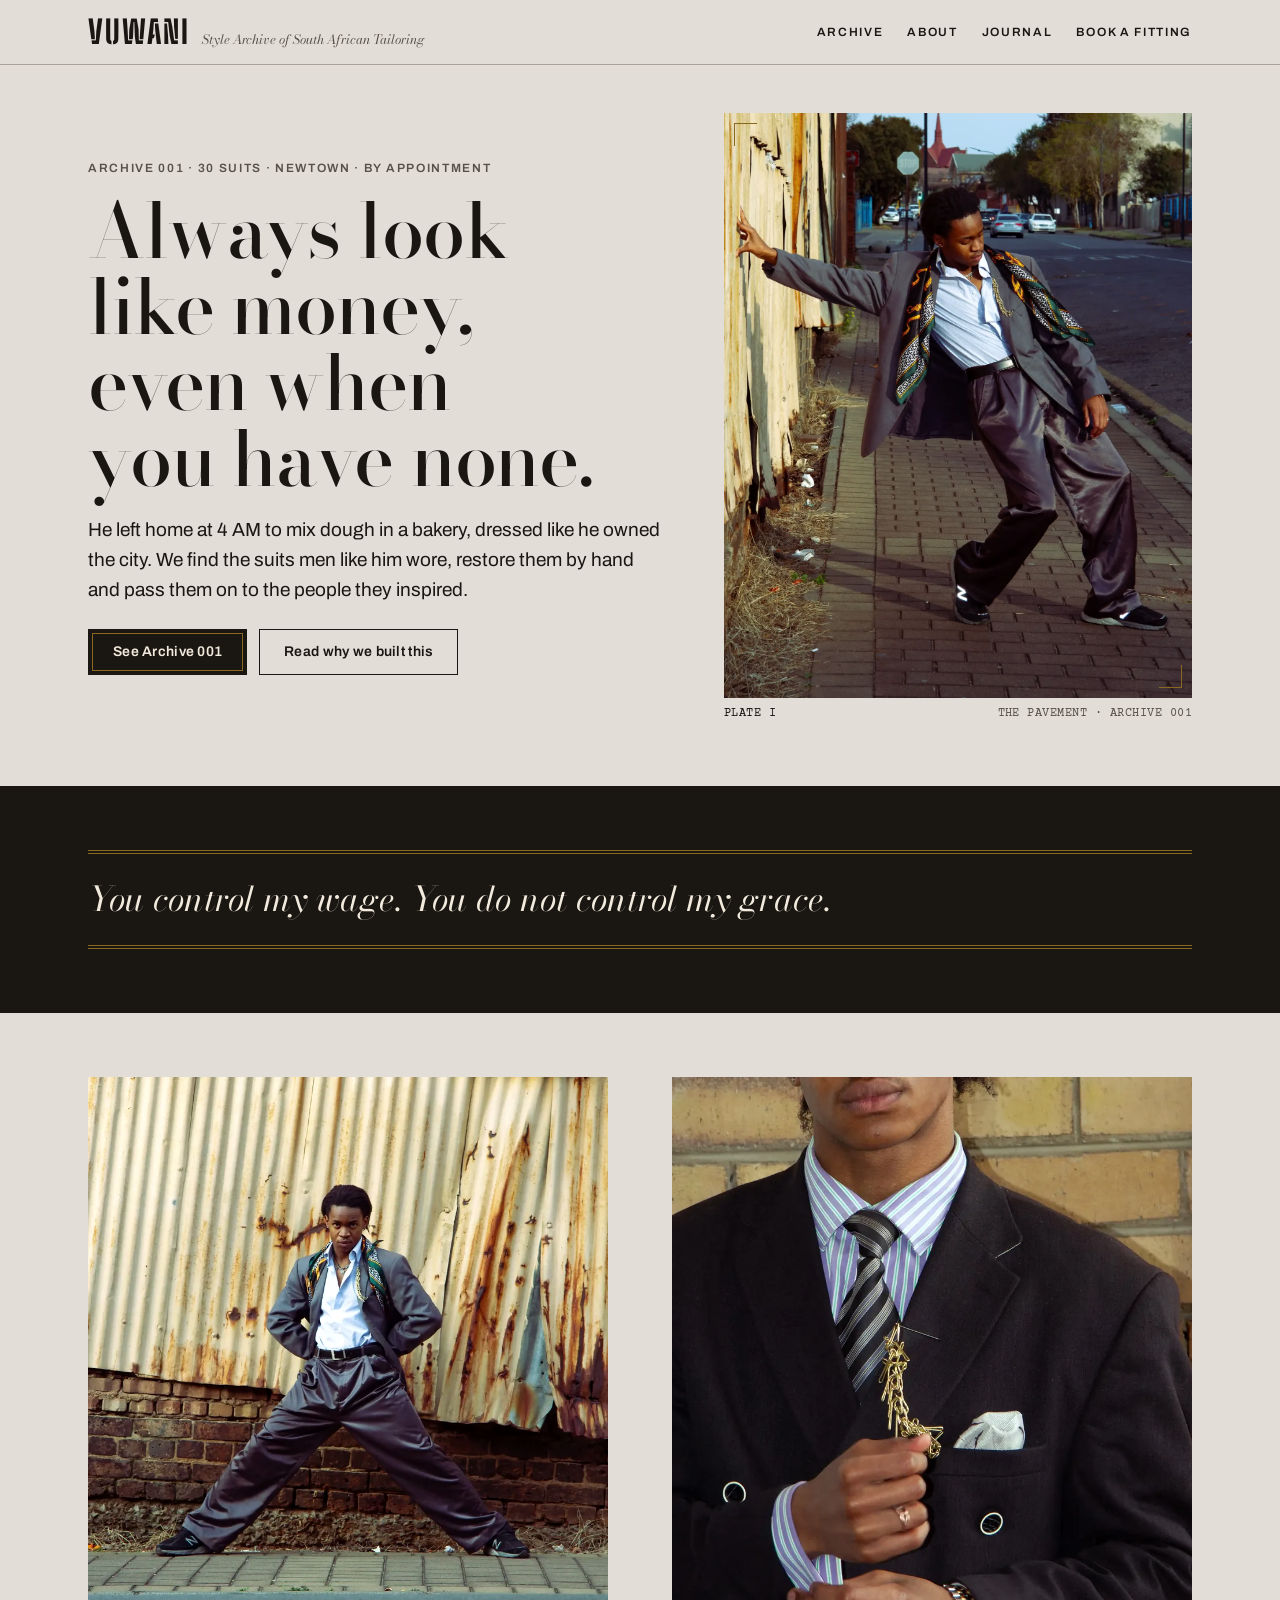
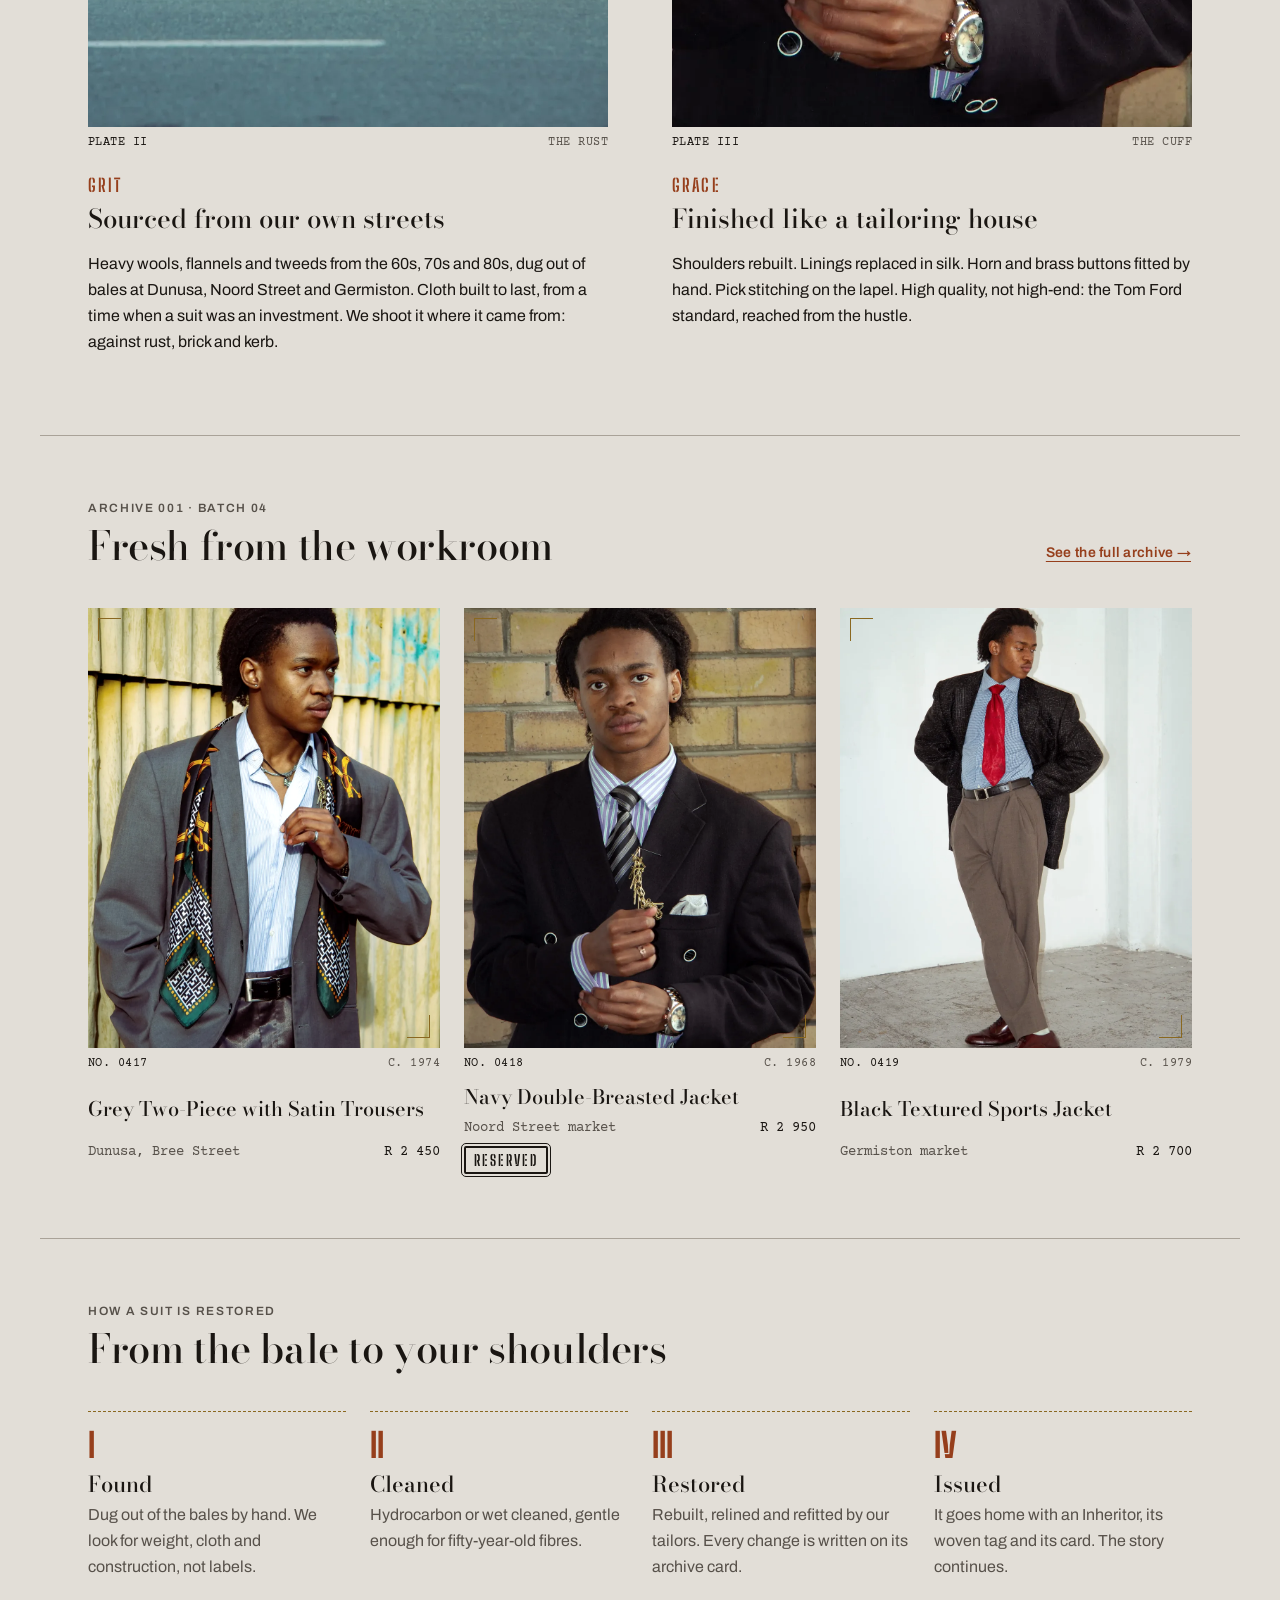
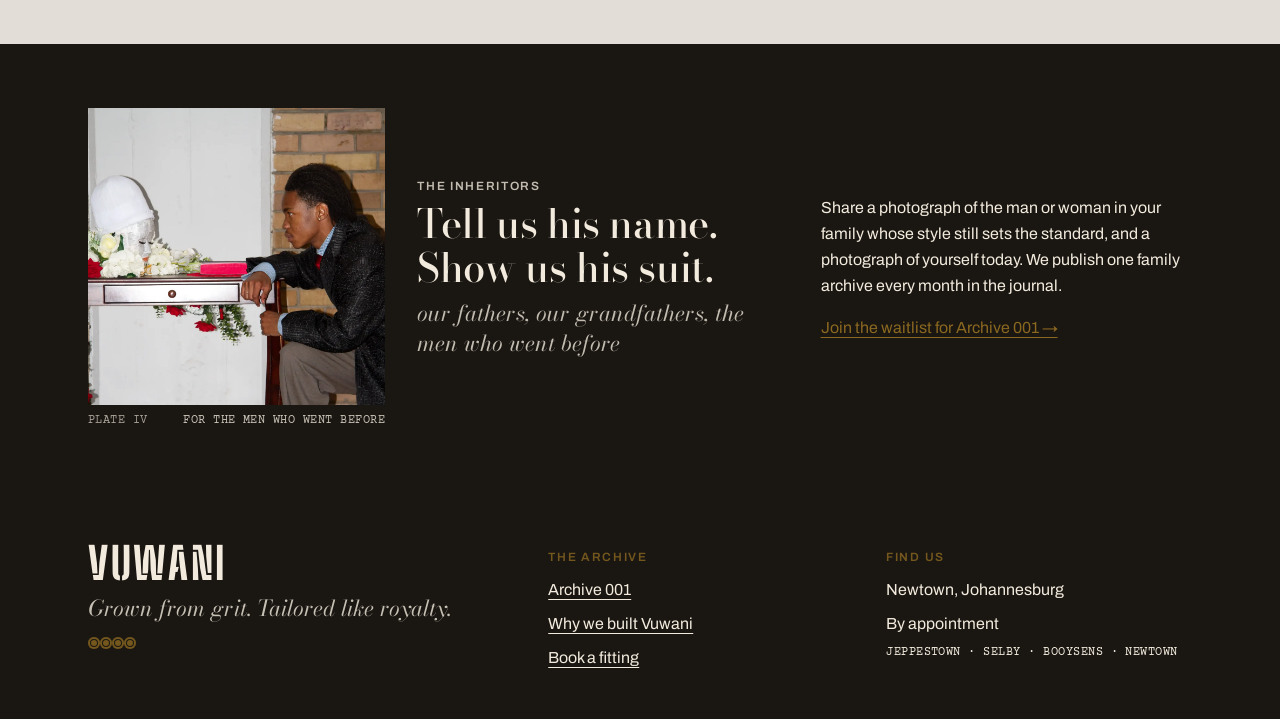
<file: index.html>
<!doctype html>
<html lang="en-ZA">
<head>
<meta charset="utf-8">
<meta name="viewport" content="width=device-width, initial-scale=1, viewport-fit=cover">
<title>Vuwani · Style Archive of South African Tailoring</title>
<meta name="description" content="Restored South African tailoring from the 60s, 70s and 80s. Always look like money, even when you have none.">
<link rel="preconnect" href="https://fonts.googleapis.com">
<link rel="preconnect" href="https://fonts.gstatic.com" crossorigin>
<link rel="stylesheet" href="https://fonts.googleapis.com/css2?family=Archivo:wght@400;500;600&family=Big+Shoulders+Stencil+Display:wght@700;800&family=Bodoni+Moda:ital,opsz,wght@0,6..96,400..700;1,6..96,400..700&family=Courier+Prime:ital,wght@0,400;0,700;1,400&display=swap">
<link rel="stylesheet" href="brand/tokens.css">
<link rel="stylesheet" href="brand/components.css">
<link rel="stylesheet" href="assets/css/site.css">
<link rel="icon" href="brand/logos/vuwani-wordmark-coal-transparent.png">
</head>
<body>
<header class="site-head">
  <div class="wrap">
    <a class="brand-link" href="index.html"><b>VUWANI</b><span>Style Archive of South African Tailoring</span></a>
    <nav class="site-nav" aria-label="Main"><a href="archive.html">Archive</a><a href="about.html">About</a><a href="https://substack.com">Journal</a><a href="about.html#fitting">Book a fitting</a></nav>
  </div>
</header>
<main>
  <section class="wrap hero">
    <div>
      <p class="eyebrow">Archive 001 · 30 suits · Newtown · by appointment</p>
      <h1 class="hero-line">Always look like money, even when you have none.</h1>
      <p class="lead">He left home at 4 AM to mix dough in a bakery, dressed like he owned the city. We find the suits men like him wore, restore them by hand and pass them on to the people they inspired.</p>
      <div class="hero-actions">
        <a class="vw-btn vw-btn-primary" href="archive.html">See Archive 001</a>
        <a class="vw-btn" href="about.html">Read why we built this</a>
      </div>
    </div>
    <figure class="vw-plate" style="width:100%">
      <div class="vw-plate-frame vw-plate-bracket photo"><img src="assets/img/site/home-hero.webp" alt="Leaning off a corrugated iron wall on a city pavement in a grey suit and silk scarf" fetchpriority="high"></div>
      <figcaption><b>PLATE I</b><span>THE PAVEMENT · ARCHIVE 001</span></figcaption>
    </figure>
  </section>

  <section class="band">
    <div class="wrap section">
      <blockquote class="quote">You control my wage. You do not control my grace.</blockquote>
    </div>
  </section>

  <section class="wrap section">
    <div class="pair">
      <div>
        <figure class="vw-plate photo-pair"><div class="vw-plate-frame photo"><img src="assets/img/site/grit.webp" alt="A wide stance in a grey suit in front of rusted corrugated iron" loading="lazy"></div><figcaption><b>PLATE II</b><span>THE RUST</span></figcaption></figure>
        <span class="stencil">Grit</span>
        <h2 class="heading">Sourced from our own streets</h2>
        <p>Heavy wools, flannels and tweeds from the 60s, 70s and 80s, dug out of bales at Dunusa, Noord Street and Germiston. Cloth built to last, from a time when a suit was an investment. We shoot it where it came from: against rust, brick and kerb.</p>
      </div>
      <div>
        <figure class="vw-plate photo-pair"><div class="vw-plate-frame photo"><img src="assets/img/site/grace.webp" alt="Hands fastening a cufflink beside a gold tie chain and pocket square" loading="lazy"></div><figcaption><b>PLATE III</b><span>THE CUFF</span></figcaption></figure>
        <span class="stencil">Grace</span>
        <h2 class="heading">Finished like a tailoring house</h2>
        <p>Shoulders rebuilt. Linings replaced in silk. Horn and brass buttons fitted by hand. Pick stitching on the lapel. High quality, not high-end: the Tom Ford standard, reached from the hustle.</p>
      </div>
    </div>
  </section>

  <section class="wrap section">
    <div class="section-head">
      <div><p class="eyebrow">Archive 001 · Batch 04</p><h2 class="title">Fresh from the workroom</h2></div>
      <a class="vw-btn vw-btn-link" href="archive.html">See the full archive →</a>
    </div>
    <div class="grid" id="featured"></div>
  </section>

  <section class="wrap section">
    <div class="section-head"><div><p class="eyebrow">How a suit is restored</p><h2 class="title">From the bale to your shoulders</h2></div></div>
    <ol class="steps">
      <li><h3>Found</h3><p>Dug out of the bales by hand. We look for weight, cloth and construction, not labels.</p></li>
      <li><h3>Cleaned</h3><p>Hydrocarbon or wet cleaned, gentle enough for fifty-year-old fibres.</p></li>
      <li><h3>Restored</h3><p>Rebuilt, relined and refitted by our tailors. Every change is written on its archive card.</p></li>
      <li><h3>Issued</h3><p>It goes home with an Inheritor, its woven tag and its card. The story continues.</p></li>
    </ol>
  </section>

  <section class="band">
    <div class="wrap section inheritors">
      <figure class="vw-plate photo-pair"><div class="vw-plate-frame photo square"><img src="assets/img/waitlist/inheritors.webp" alt="A young man in a suit leans on a small table set with flowers and a white hard hat" loading="lazy"></div><figcaption><b>PLATE IV</b><span>FOR THE MEN WHO WENT BEFORE</span></figcaption></figure>
      <div>
        <p class="eyebrow">The Inheritors</p>
        <h2 class="title">Tell us his name. Show us his suit.</h2>
        <p class="flourish">our fathers, our grandfathers, the men who went before</p>
      </div>
      <div>
        <p>Share a photograph of the man or woman in your family whose style still sets the standard, and a photograph of yourself today. We publish one family archive every month in the journal.</p>
        <p><a href="waitlist.html">Join the waitlist for Archive 001 →</a></p>
      </div>
    </div>
  </section>
</main>
<footer class="site-foot">
  <div class="wrap">
    <div>
      <b>VUWANI</b>
      <p class="flourish" style="color:var(--bone)">Grown from grit. Tailored like royalty.</p>
      <p><span class="vw-cuff" aria-hidden="true"><i></i><i></i><i></i><i></i></span></p>
    </div>
    <div>
      <p class="eyebrow">The archive</p>
      <ul><li><a href="archive.html">Archive 001</a></li><li><a href="about.html">Why we built Vuwani</a></li><li><a href="about.html#fitting">Book a fitting</a></li></ul>
    </div>
    <div>
      <p class="eyebrow">Find us</p>
      <ul><li>Newtown, Johannesburg</li><li>By appointment</li><li class="note" style="color:var(--bone)">JEPPESTOWN · SELBY · BOOYSENS · NEWTOWN</li></ul>
    </div>
  </div>
</footer>
<script src="assets/js/garments.js"></script>
<script>
  (function () {
    var a = window.VUWANI_ARCHIVE.garments.filter(function (g) { return g.status !== "sold"; }).slice(0, 3);
    document.getElementById("featured").innerHTML = a.map(function (g) { return window.VUWANI.card(g); }).join("");
  })();
</script>
</body>
</html>
</file>
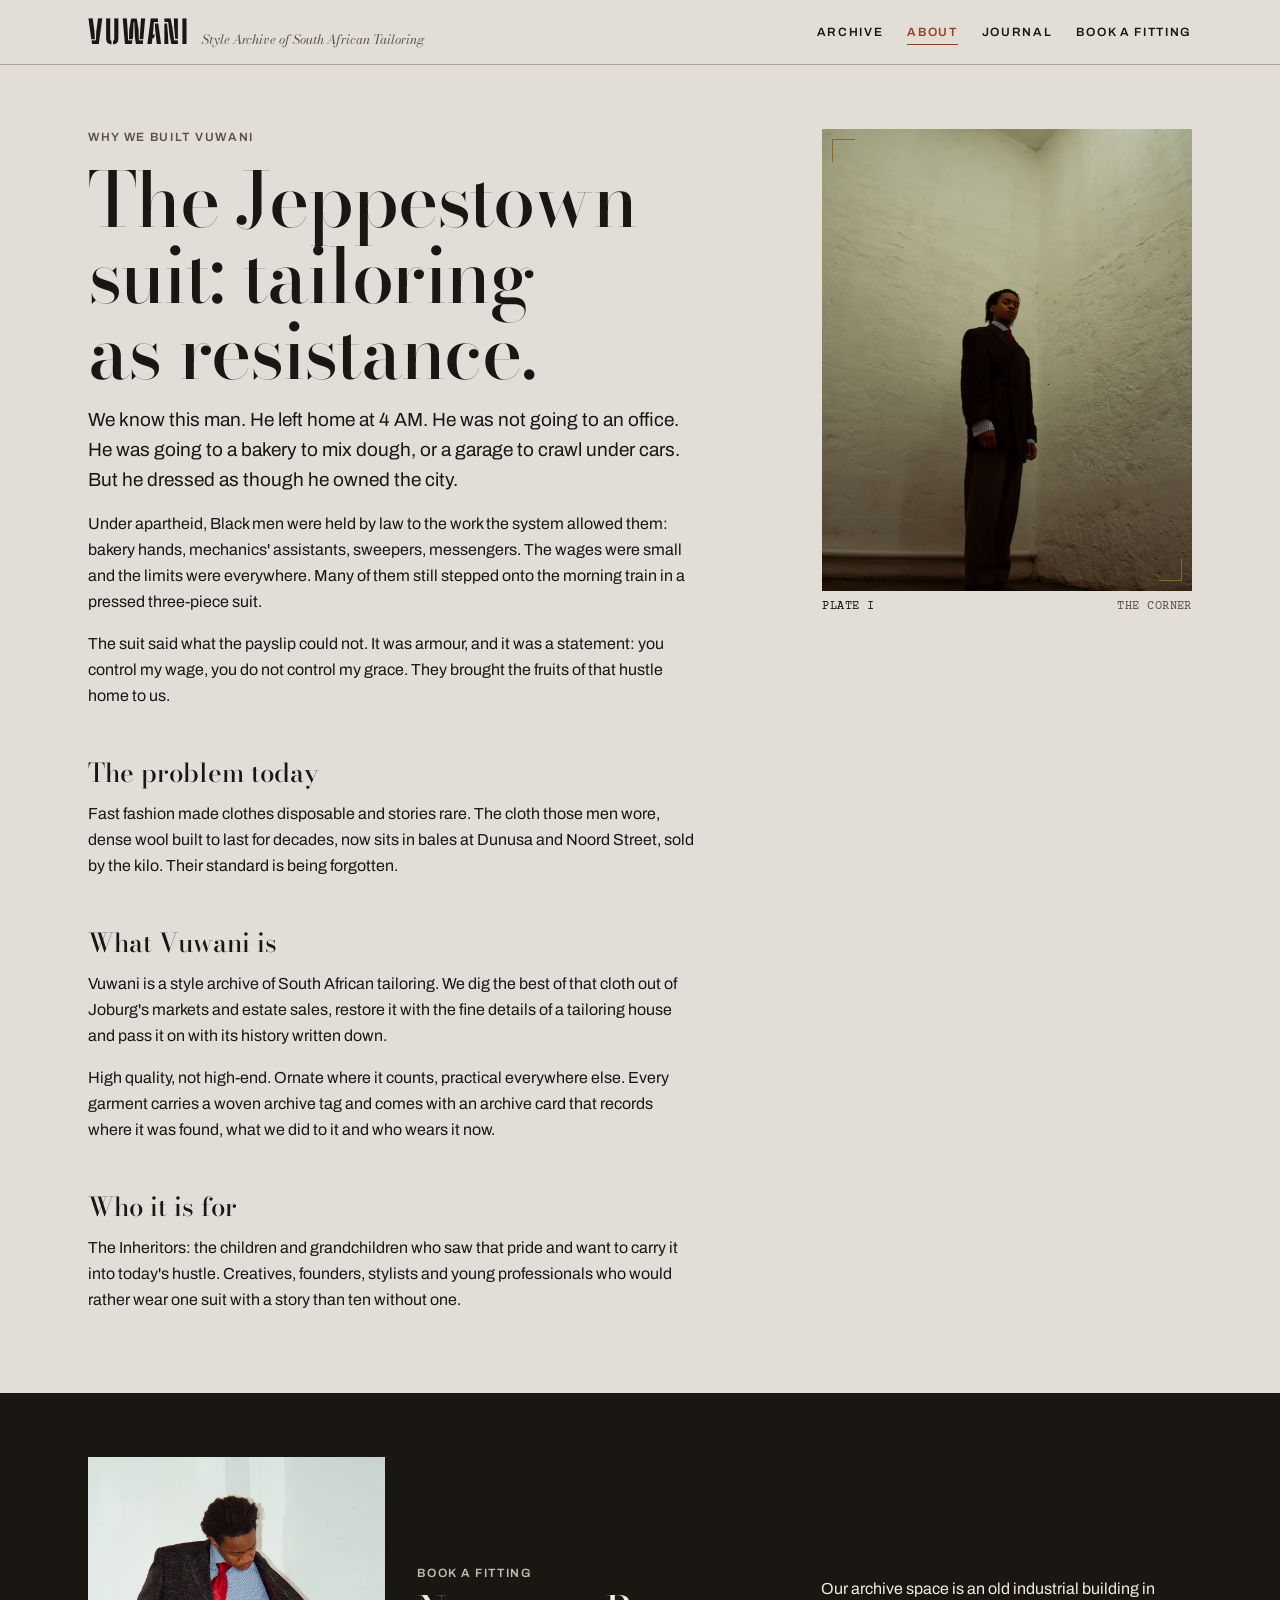
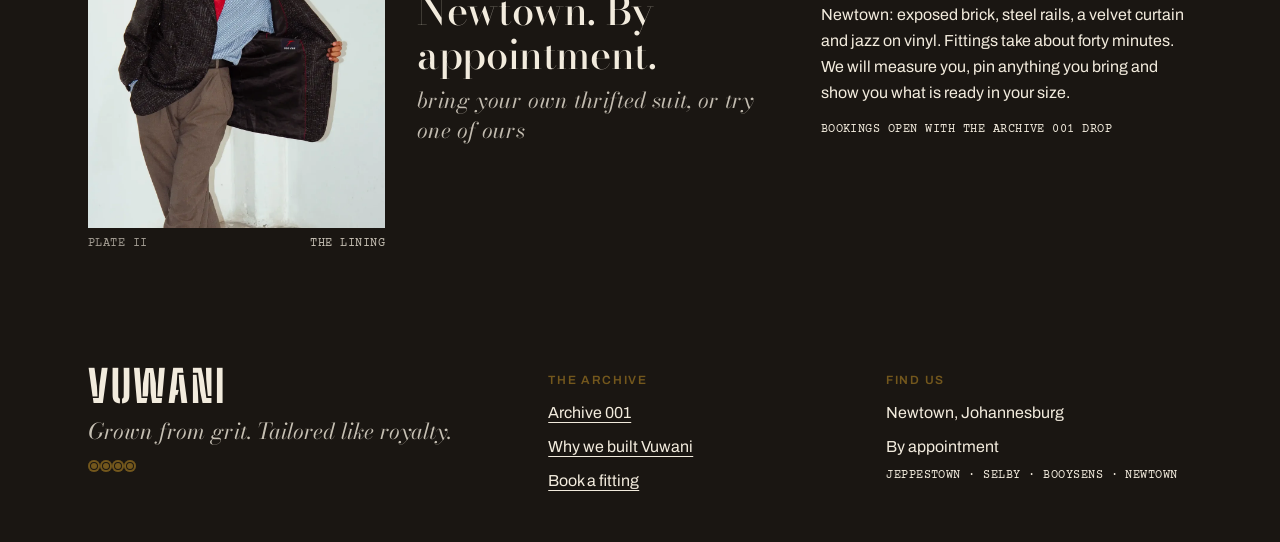
<file: about.html>
<!doctype html>
<html lang="en-ZA">
<head>
<meta charset="utf-8">
<meta name="viewport" content="width=device-width, initial-scale=1, viewport-fit=cover">
<title>About · Vuwani</title>
<meta name="description" content="Why we built Vuwani: tailoring as dignity, from the men who went before to the Inheritors.">
<link rel="preconnect" href="https://fonts.googleapis.com">
<link rel="preconnect" href="https://fonts.gstatic.com" crossorigin>
<link rel="stylesheet" href="https://fonts.googleapis.com/css2?family=Archivo:wght@400;500;600&family=Big+Shoulders+Stencil+Display:wght@700;800&family=Bodoni+Moda:ital,opsz,wght@0,6..96,400..700;1,6..96,400..700&family=Courier+Prime:ital,wght@0,400;0,700;1,400&display=swap">
<link rel="stylesheet" href="brand/tokens.css">
<link rel="stylesheet" href="brand/components.css">
<link rel="stylesheet" href="assets/css/site.css">
<link rel="icon" href="brand/logos/vuwani-wordmark-coal-transparent.png">
</head>
<body>
<header class="site-head">
  <div class="wrap">
    <a class="brand-link" href="index.html"><b>VUWANI</b><span>Style Archive of South African Tailoring</span></a>
    <nav class="site-nav" aria-label="Main"><a href="archive.html">Archive</a><a href="about.html" aria-current="page">About</a><a href="https://substack.com">Journal</a><a href="about.html#fitting">Book a fitting</a></nav>
  </div>
</header>
<main>
  <section class="wrap section about-grid">
    <div>
    <p class="eyebrow">Why we built Vuwani</p>
    <h1 class="hero-line" style="max-width:14em">The Jeppestown suit: tailoring as resistance.</h1>
    <div class="prose">
      <p class="lead">We know this man. He left home at 4 AM. He was not going to an office. He was going to a bakery to mix dough, or a garage to crawl under cars. But he dressed as though he owned the city.</p>
      <p>Under apartheid, Black men were held by law to the work the system allowed them: bakery hands, mechanics' assistants, sweepers, messengers. The wages were small and the limits were everywhere. Many of them still stepped onto the morning train in a pressed three-piece suit.</p>
      <p>The suit said what the payslip could not. It was armour, and it was a statement: you control my wage, you do not control my grace. They brought the fruits of that hustle home to us.</p>
      <h2>The problem today</h2>
      <p>Fast fashion made clothes disposable and stories rare. The cloth those men wore, dense wool built to last for decades, now sits in bales at Dunusa and Noord Street, sold by the kilo. Their standard is being forgotten.</p>
      <h2>What Vuwani is</h2>
      <p>Vuwani is a style archive of South African tailoring. We dig the best of that cloth out of Joburg's markets and estate sales, restore it with the fine details of a tailoring house and pass it on with its history written down.</p>
      <p>High quality, not high-end. Ornate where it counts, practical everywhere else. Every garment carries a woven archive tag and comes with an archive card that records where it was found, what we did to it and who wears it now.</p>
      <h2>Who it is for</h2>
      <p>The Inheritors: the children and grandchildren who saw that pride and want to carry it into today's hustle. Creatives, founders, stylists and young professionals who would rather wear one suit with a story than ten without one.</p>
    </div>
    </div>
    <figure class="vw-plate about-photo"><div class="vw-plate-frame vw-plate-bracket photo"><img src="assets/img/site/about-hero.webp" alt="Standing alone in a dark suit in the corner of a whitewashed room" fetchpriority="high"></div><figcaption><b>PLATE I</b><span>THE CORNER</span></figcaption></figure>
  </section>
  <section class="band" id="fitting">
    <div class="wrap section inheritors">
      <figure class="vw-plate photo-pair"><div class="vw-plate-frame photo"><img src="assets/img/site/fitting.webp" alt="Holding a textured black jacket open to show its lining" loading="lazy"></div><figcaption><b>PLATE II</b><span>THE LINING</span></figcaption></figure>
      <div>
        <p class="eyebrow">Book a fitting</p>
        <h2 class="title">Newtown. By appointment.</h2>
        <p class="flourish">bring your own thrifted suit, or try one of ours</p>
      </div>
      <div>
        <p>Our archive space is an old industrial building in Newtown: exposed brick, steel rails, a velvet curtain and jazz on vinyl. Fittings take about forty minutes. We will measure you, pin anything you bring and show you what is ready in your size.</p>
        <p class="note" style="color:var(--bone)">BOOKINGS OPEN WITH THE ARCHIVE 001 DROP</p>
      </div>
    </div>
  </section>
</main>
<footer class="site-foot">
  <div class="wrap">
    <div>
      <b>VUWANI</b>
      <p class="flourish" style="color:var(--bone)">Grown from grit. Tailored like royalty.</p>
      <p><span class="vw-cuff" aria-hidden="true"><i></i><i></i><i></i><i></i></span></p>
    </div>
    <div>
      <p class="eyebrow">The archive</p>
      <ul><li><a href="archive.html">Archive 001</a></li><li><a href="about.html">Why we built Vuwani</a></li><li><a href="about.html#fitting">Book a fitting</a></li></ul>
    </div>
    <div>
      <p class="eyebrow">Find us</p>
      <ul><li>Newtown, Johannesburg</li><li>By appointment</li><li class="note" style="color:var(--bone)">JEPPESTOWN · SELBY · BOOYSENS · NEWTOWN</li></ul>
    </div>
  </div>
</footer>
</body>
</html>
</file>
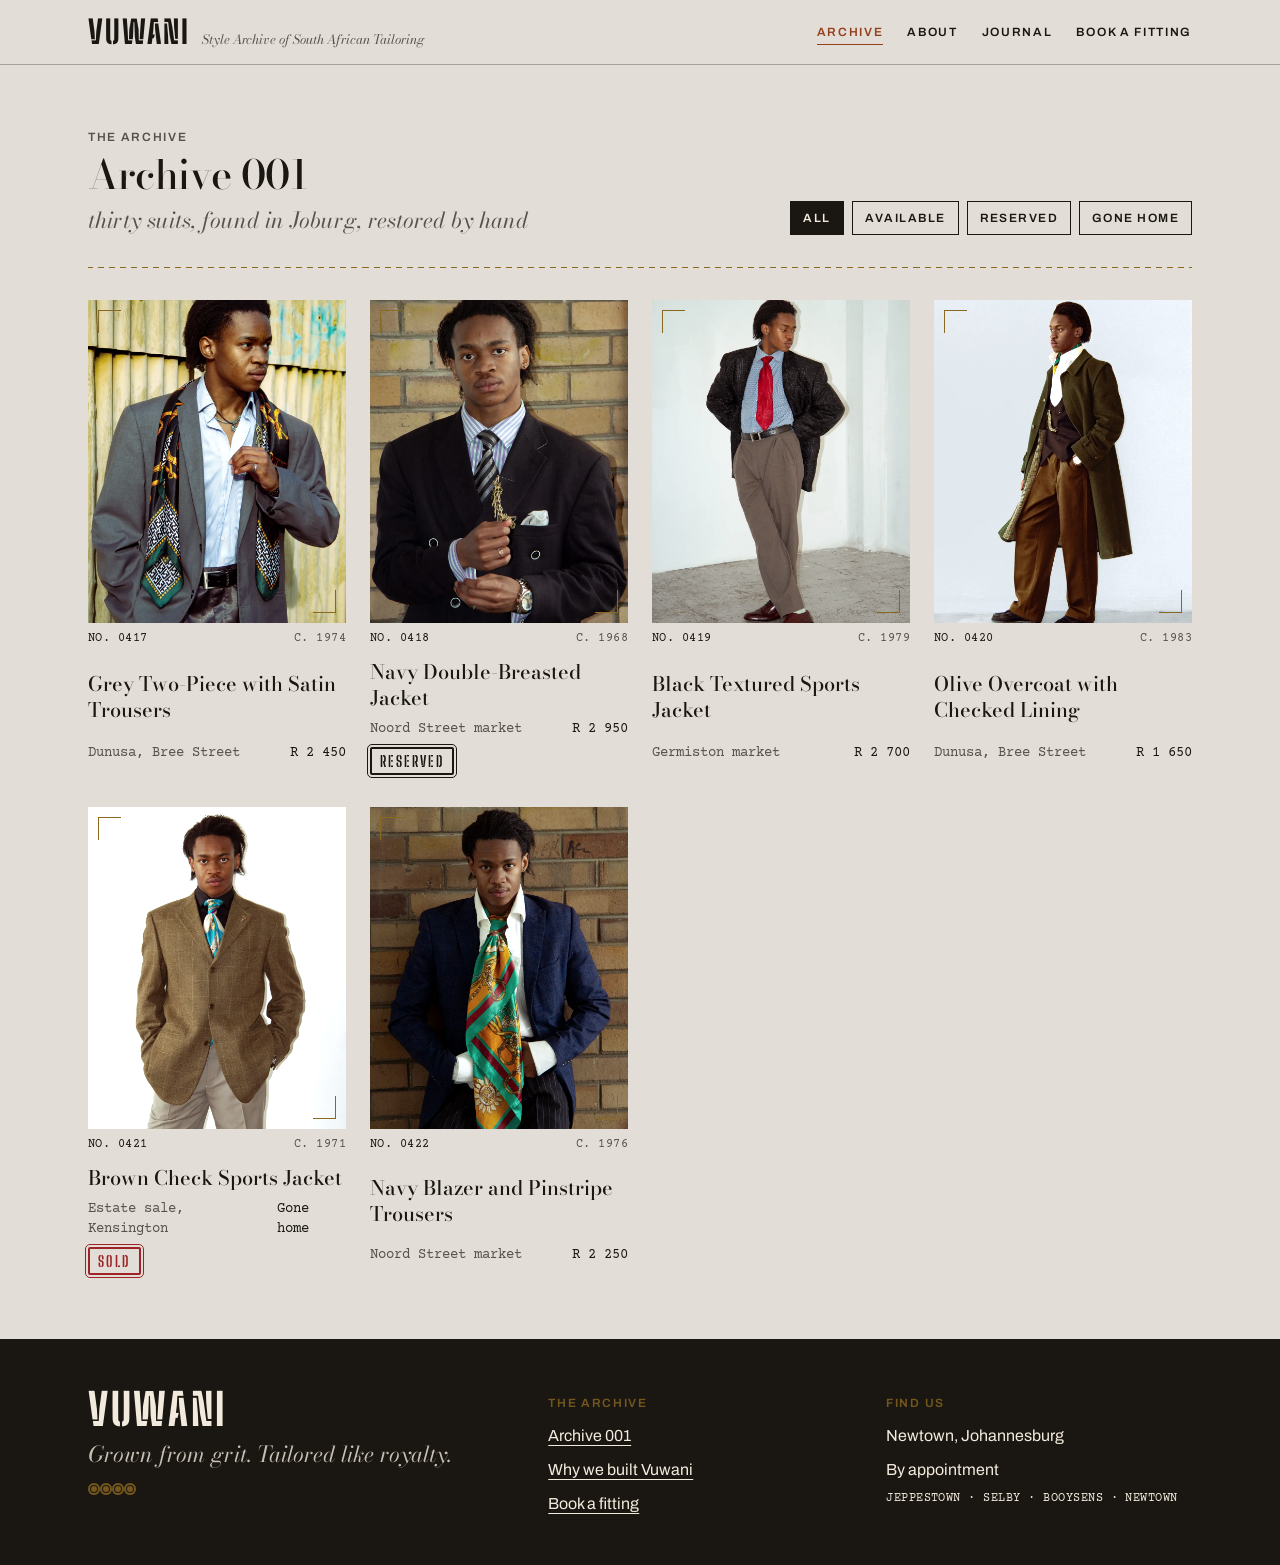
<file: archive.html>
<!doctype html>
<html lang="en-ZA">
<head>
<meta charset="utf-8">
<meta name="viewport" content="width=device-width, initial-scale=1, viewport-fit=cover">
<title>Archive 001 · Vuwani</title>
<meta name="description" content="Every restored suit in the Vuwani archive, with its provenance.">
<link rel="preconnect" href="https://fonts.googleapis.com">
<link rel="preconnect" href="https://fonts.gstatic.com" crossorigin>
<link rel="stylesheet" href="https://fonts.googleapis.com/css2?family=Archivo:wght@400;500;600&family=Big+Shoulders+Stencil+Display:wght@700;800&family=Bodoni+Moda:ital,opsz,wght@0,6..96,400..700;1,6..96,400..700&family=Courier+Prime:ital,wght@0,400;0,700;1,400&display=swap">
<link rel="stylesheet" href="brand/tokens.css">
<link rel="stylesheet" href="brand/components.css">
<link rel="stylesheet" href="assets/css/site.css">
<link rel="icon" href="brand/logos/vuwani-wordmark-coal-transparent.png">
</head>
<body>
<header class="site-head">
  <div class="wrap">
    <a class="brand-link" href="index.html"><b>VUWANI</b><span>Style Archive of South African Tailoring</span></a>
    <nav class="site-nav" aria-label="Main"><a href="archive.html" aria-current="page">Archive</a><a href="about.html">About</a><a href="https://substack.com">Journal</a><a href="about.html#fitting">Book a fitting</a></nav>
  </div>
</header>
<main class="wrap section">
  <div class="section-head">
    <div>
      <p class="eyebrow">The archive</p>
      <h1 class="title">Archive 001</h1>
      <p class="flourish">thirty suits, found in Joburg, restored by hand</p>
    </div>
    <div class="filters" role="group" aria-label="Filter by status">
      <button class="chip" type="button" data-filter="all" aria-pressed="true">All</button>
      <button class="chip" type="button" data-filter="available" aria-pressed="false">Available</button>
      <button class="chip" type="button" data-filter="reserved" aria-pressed="false">Reserved</button>
      <button class="chip" type="button" data-filter="sold" aria-pressed="false">Gone home</button>
    </div>
  </div>
  <hr class="vw-stitch" style="margin-bottom:var(--space-8)">
  <div class="grid" id="archive"></div>
  <p class="muted" id="empty" hidden>Nothing here yet. The next bale opens on Saturday.</p>
</main>
<footer class="site-foot">
  <div class="wrap">
    <div>
      <b>VUWANI</b>
      <p class="flourish" style="color:var(--bone)">Grown from grit. Tailored like royalty.</p>
      <p><span class="vw-cuff" aria-hidden="true"><i></i><i></i><i></i><i></i></span></p>
    </div>
    <div>
      <p class="eyebrow">The archive</p>
      <ul><li><a href="archive.html">Archive 001</a></li><li><a href="about.html">Why we built Vuwani</a></li><li><a href="about.html#fitting">Book a fitting</a></li></ul>
    </div>
    <div>
      <p class="eyebrow">Find us</p>
      <ul><li>Newtown, Johannesburg</li><li>By appointment</li><li class="note" style="color:var(--bone)">JEPPESTOWN · SELBY · BOOYSENS · NEWTOWN</li></ul>
    </div>
  </div>
</footer>
<script src="assets/js/garments.js"></script>
<script>
  (function () {
    var all = window.VUWANI_ARCHIVE.garments;
    var grid = document.getElementById("archive");
    var empty = document.getElementById("empty");
    var chips = document.querySelectorAll("[data-filter]");
    function show(f) {
      var list = f === "all" ? all : all.filter(function (g) { return g.status === f; });
      grid.innerHTML = list.map(function (g) { return window.VUWANI.card(g); }).join("");
      empty.hidden = list.length > 0;
      chips.forEach(function (c) { c.setAttribute("aria-pressed", String(c.dataset.filter === f)); });
    }
    chips.forEach(function (c) { c.addEventListener("click", function () { show(c.dataset.filter); }); });
    show("all");
  })();
</script>
</body>
</html>
</file>
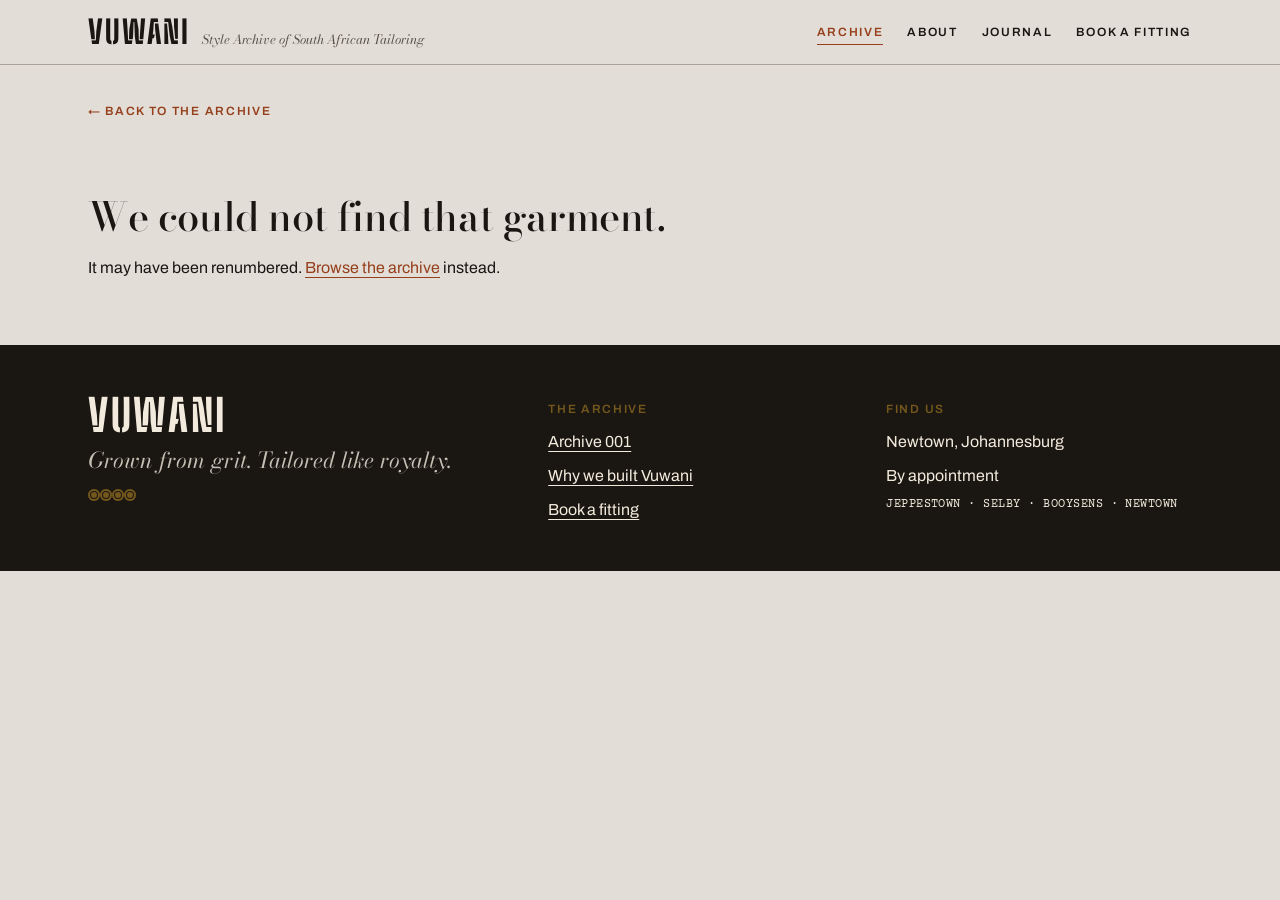
<file: garment.html>
<!doctype html>
<html lang="en-ZA">
<head>
<meta charset="utf-8">
<meta name="viewport" content="width=device-width, initial-scale=1, viewport-fit=cover">
<title>Garment · Vuwani</title>
<meta name="description" content="A restored garment from the Vuwani archive.">
<link rel="preconnect" href="https://fonts.googleapis.com">
<link rel="preconnect" href="https://fonts.gstatic.com" crossorigin>
<link rel="stylesheet" href="https://fonts.googleapis.com/css2?family=Archivo:wght@400;500;600&family=Big+Shoulders+Stencil+Display:wght@700;800&family=Bodoni+Moda:ital,opsz,wght@0,6..96,400..700;1,6..96,400..700&family=Courier+Prime:ital,wght@0,400;0,700;1,400&display=swap">
<link rel="stylesheet" href="brand/tokens.css">
<link rel="stylesheet" href="brand/components.css">
<link rel="stylesheet" href="assets/css/site.css">
<link rel="icon" href="brand/logos/vuwani-wordmark-coal-transparent.png">
</head>
<body>
<header class="site-head">
  <div class="wrap">
    <a class="brand-link" href="index.html"><b>VUWANI</b><span>Style Archive of South African Tailoring</span></a>
    <nav class="site-nav" aria-label="Main"><a href="archive.html" aria-current="page">Archive</a><a href="about.html">About</a><a href="https://substack.com">Journal</a><a href="about.html#fitting">Book a fitting</a></nav>
  </div>
</header>
<main class="wrap">
  <p style="margin-top:var(--space-8)"><a class="back-link" href="archive.html">← Back to the archive</a></p>
  <div class="garment" id="garment"></div>
</main>
<footer class="site-foot">
  <div class="wrap">
    <div>
      <b>VUWANI</b>
      <p class="flourish" style="color:var(--bone)">Grown from grit. Tailored like royalty.</p>
      <p><span class="vw-cuff" aria-hidden="true"><i></i><i></i><i></i><i></i></span></p>
    </div>
    <div>
      <p class="eyebrow">The archive</p>
      <ul><li><a href="archive.html">Archive 001</a></li><li><a href="about.html">Why we built Vuwani</a></li><li><a href="about.html#fitting">Book a fitting</a></li></ul>
    </div>
    <div>
      <p class="eyebrow">Find us</p>
      <ul><li>Newtown, Johannesburg</li><li>By appointment</li><li class="note" style="color:var(--bone)">JEPPESTOWN · SELBY · BOOYSENS · NEWTOWN</li></ul>
    </div>
  </div>
</footer>
<script src="assets/js/garments.js"></script>
<script>
  (function () {
    var V = window.VUWANI, e = V.esc;
    var id = new URLSearchParams(location.search).get("id");
    var g = window.VUWANI_ARCHIVE.garments.find(function (x) { return x.id === id; });
    var root = document.getElementById("garment");
    if (!g) {
      root.innerHTML = '<div><h1 class="title">We could not find that garment.</h1><p>It may have been renumbered. <a href="archive.html">Browse the archive</a> instead.</p></div>';
      return;
    }
    document.title = g.name + " · Vuwani";
    var numerals = ["I", "II", "III", "IV", "V", "VI"];
    var count = Math.max(1, g.photos.length);
    var plates = numerals.slice(0, count).map(function (n, i) {
      return V.plate(g, '<figcaption><b>PLATE ' + n + '</b><span>NO. ' + e(g.id) + '</span></figcaption>', i);
    }).join("");
    var rows = [["Era", g.era], ["Cloth", g.cloth], ["Found", g.found], ["Work done", g.work], ["Chest", g.chest], ["Waist", g.waist]]
      .filter(function (r) { return r[1]; })
      .map(function (r) { return "<dt>" + r[0] + "</dt><dd>" + e(r[1]) + "</dd>"; }).join("");
    var ledger = g.ledger.map(function (l) { return "<tr><td>" + e(l[0]) + "</td><td>" + e(l[1]) + "</td></tr>"; }).join("") +
      (g.status === "sold" ? "" : "<tr><td>&nbsp;</td><td></td></tr>");
    var action = g.status === "available"
      ? '<a class="vw-btn vw-btn-primary" href="about.html#fitting">Reserve this suit</a>'
      : '<button class="vw-btn vw-btn-primary" disabled>' + (g.status === "sold" ? "Gone home" : "Reserved") + "</button>";
    var stamp = g.status === "sold" ? '<span class="vw-stamp vw-stamp-sold">Sold</span>' : '<span class="vw-stamp">Restored<small>JHB · 2026</small></span>';
    root.innerHTML =
      '<div class="gallery">' + plates + "</div>" +
      '<div><div class="vw-spec">' +
        '<p class="eyebrow">' + e(window.VUWANI_ARCHIVE.drop) + " · Batch " + e(g.batch) + "</p>" +
        '<h1 class="title">' + e(g.name) + "</h1>" +
        '<p class="vw-flourish">restored by hand, worn with intent</p>' +
        '<hr class="vw-stitch">' +
        '<p style="margin-top:var(--space-4)">' + e(g.story) + "</p>" +
        "<dl>" + rows + "</dl>" +
        '<div class="vw-spec-price"><span' + (g.status === "sold" ? ' class="muted"' : '') + '>' + V.rand(g.price) + "</span>" + action + "</div>" +
      "</div>" +
      '<div class="provenance">' +
        '<div class="vw-tag"><div class="vw-tag-brand">VUWANI</div><div class="vw-tag-sub">Style Archive of South African Tailoring</div>' +
          "<dl><dt>ERA</dt><dd>" + e(g.era) + "</dd><dt>FOUND</dt><dd>" + e(g.found) + "</dd><dt>LINING</dt><dd>" + e(g.lining) + "</dd><dt>RESTORED</dt><dd>" + e(g.ledger[g.ledger.length - (g.status === "sold" ? 2 : 1)][0]) + "</dd></dl>" +
          '<div class="vw-tag-no">NO. ' + e(g.id) + " / 030</div></div>" +
        '<div class="vw-card"><div class="vw-card-head"><b>' + e(window.VUWANI_ARCHIVE.drop.toUpperCase()) + '</b><span class="vw-record-sm">BATCH ' + e(g.batch) + "</span></div>" +
          '<div class="vw-card-title">' + e(g.name) + "</div>" +
          '<table><thead><tr><th>DATE</th><th>ENTRY</th></tr></thead><tbody>' + ledger + "</tbody></table>" + stamp + "</div>" +
      "</div></div>";
  })();
</script>
</body>
</html>
</file>
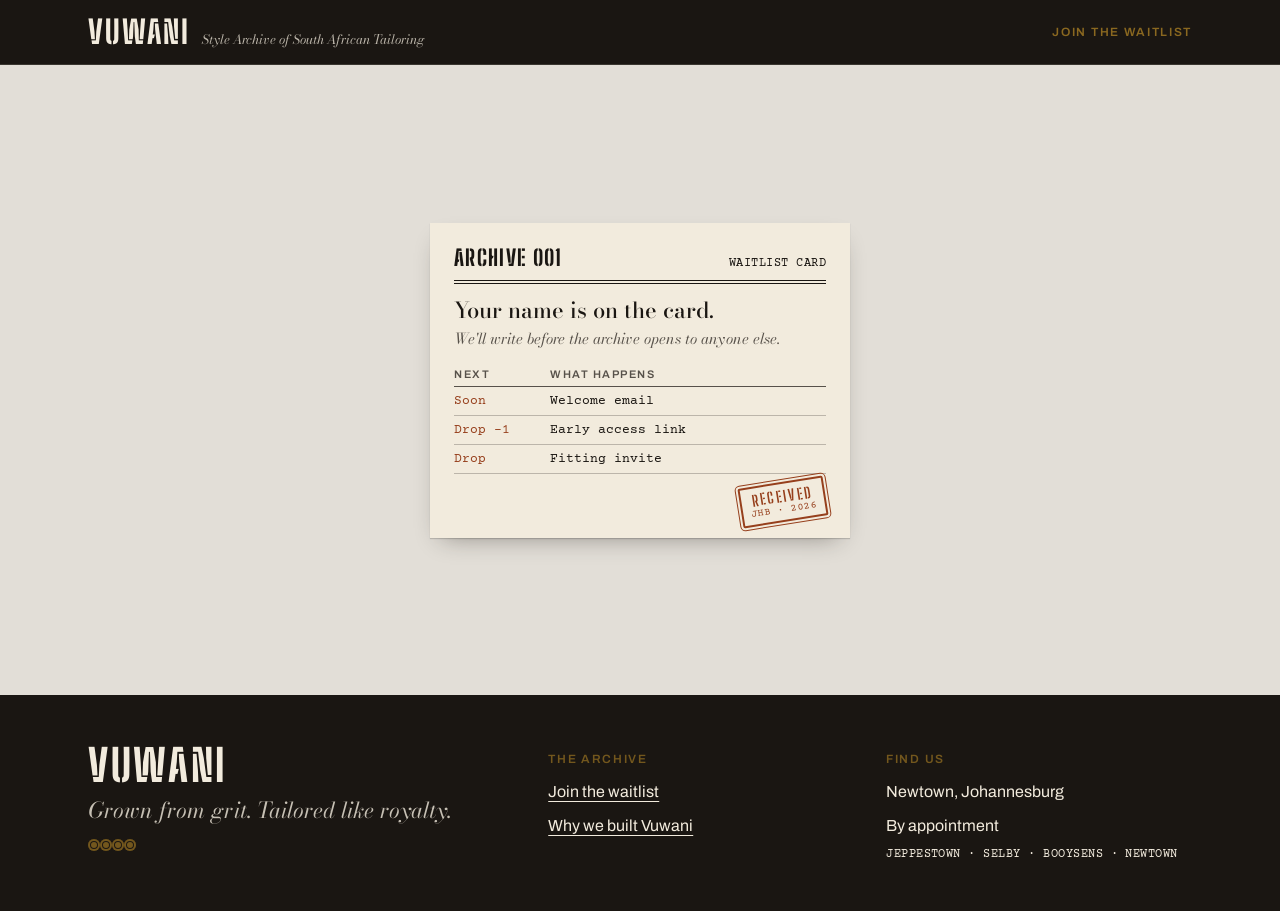
<file: waitlist-thanks.html>
<!doctype html>
<html lang="en-ZA">
<head>
<meta charset="utf-8">
<meta name="viewport" content="width=device-width, initial-scale=1, viewport-fit=cover">
<title>You are on the waitlist · Vuwani</title>
<meta name="description" content="Thank you for joining the Vuwani waitlist.">
<link rel="preconnect" href="https://fonts.googleapis.com">
<link rel="preconnect" href="https://fonts.gstatic.com" crossorigin>
<link rel="stylesheet" href="https://fonts.googleapis.com/css2?family=Archivo:wght@400;500;600&family=Big+Shoulders+Stencil+Display:wght@700;800&family=Bodoni+Moda:ital,opsz,wght@0,6..96,400..700;1,6..96,400..700&family=Courier+Prime:ital,wght@0,400;0,700;1,400&display=swap">
<link rel="stylesheet" href="brand/tokens.css">
<link rel="stylesheet" href="brand/components.css">
<link rel="stylesheet" href="assets/css/site.css">
<link rel="icon" href="brand/logos/vuwani-wordmark-coal-transparent.png">
<link rel="stylesheet" href="assets/css/waitlist.css">
<meta property="og:title" content="You are on the waitlist · Vuwani">
<meta property="og:description" content="Thank you for joining the Vuwani waitlist.">
<meta property="og:image" content="https://vuwaniarchive.netlify.app/assets/img/waitlist/hero.jpg">
</head>
<body>
<header class="site-head" style="background:var(--coal);border-color:rgba(242,235,221,.15)">
  <div class="wrap">
    <a class="brand-link" href="waitlist.html" style="color:var(--bone)"><b>VUWANI</b><span style="color:var(--bone);opacity:.75">Style Archive of South African Tailoring</span></a>
    <nav class="site-nav" aria-label="Main"><a href="waitlist.html" style="color:var(--brass)">Join the waitlist</a></nav>
  </div>
</header>
<main class="wrap thanks">
  <div class="vw-card">
    <div class="vw-card-head"><b>ARCHIVE 001</b><span class="vw-record-sm">WAITLIST CARD</span></div>
    <div class="vw-card-title">Your name is on the card.</div>
    <p class="vw-card-note">We'll write before the archive opens to anyone else.</p>
    <table>
      <thead><tr><th>NEXT</th><th>WHAT HAPPENS</th></tr></thead>
      <tbody>
        <tr><td>Soon</td><td>Welcome email</td></tr>
        <tr><td>Drop -1</td><td>Early access link</td></tr>
        <tr><td>Drop</td><td>Fitting invite</td></tr>
      </tbody>
    </table>
    <span class="vw-stamp vw-stamp-press">Received<small>JHB · 2026</small></span>
  </div>
</main>
<footer class="site-foot">
  <div class="wrap">
    <div>
      <b>VUWANI</b>
      <p class="flourish" style="color:var(--bone)">Grown from grit. Tailored like royalty.</p>
      <p><span class="vw-cuff" aria-hidden="true"><i></i><i></i><i></i><i></i></span></p>
    </div>
    <div>
      <p class="eyebrow">The archive</p>
      <ul><li><a href="waitlist.html">Join the waitlist</a></li><li><a href="about.html">Why we built Vuwani</a></li></ul>
    </div>
    <div>
      <p class="eyebrow">Find us</p>
      <ul><li>Newtown, Johannesburg</li><li>By appointment</li><li class="note" style="color:var(--bone)">JEPPESTOWN · SELBY · BOOYSENS · NEWTOWN</li></ul>
    </div>
  </div>
</footer>
</body>
</html>
</file>
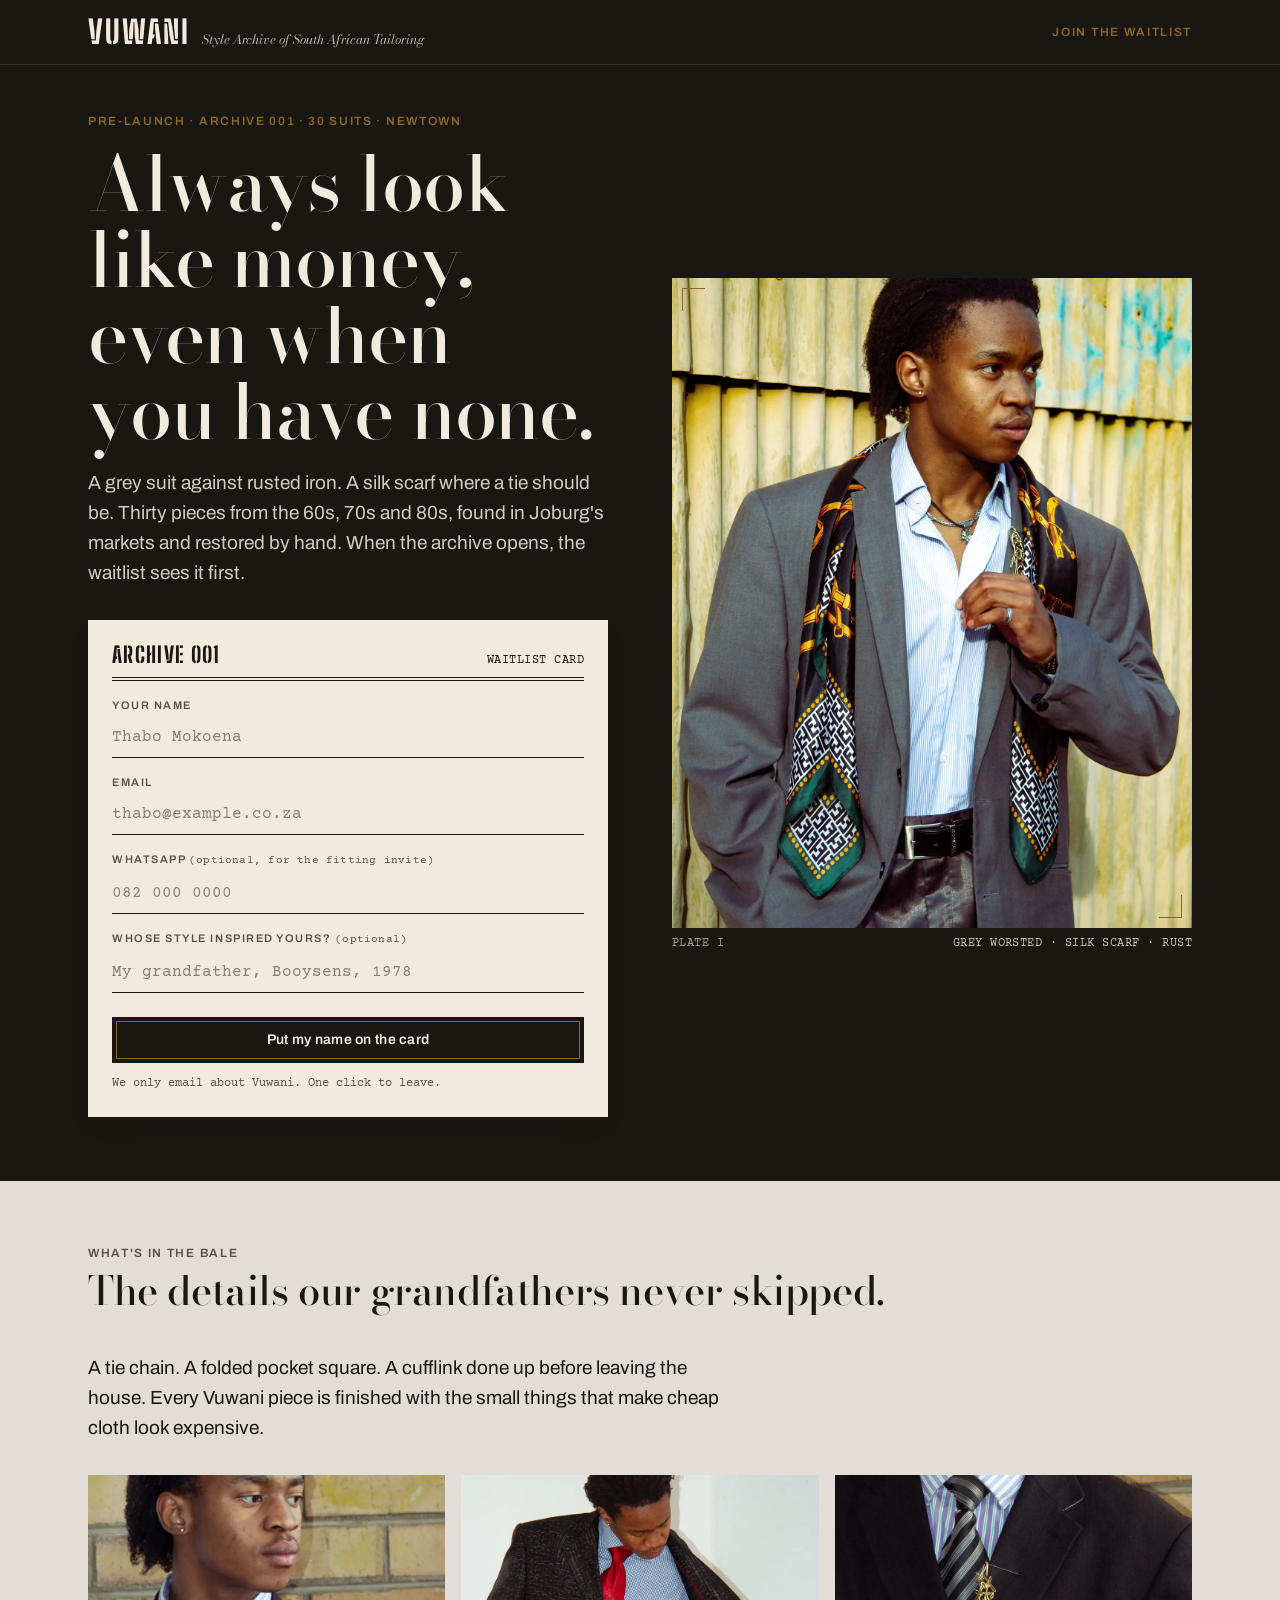
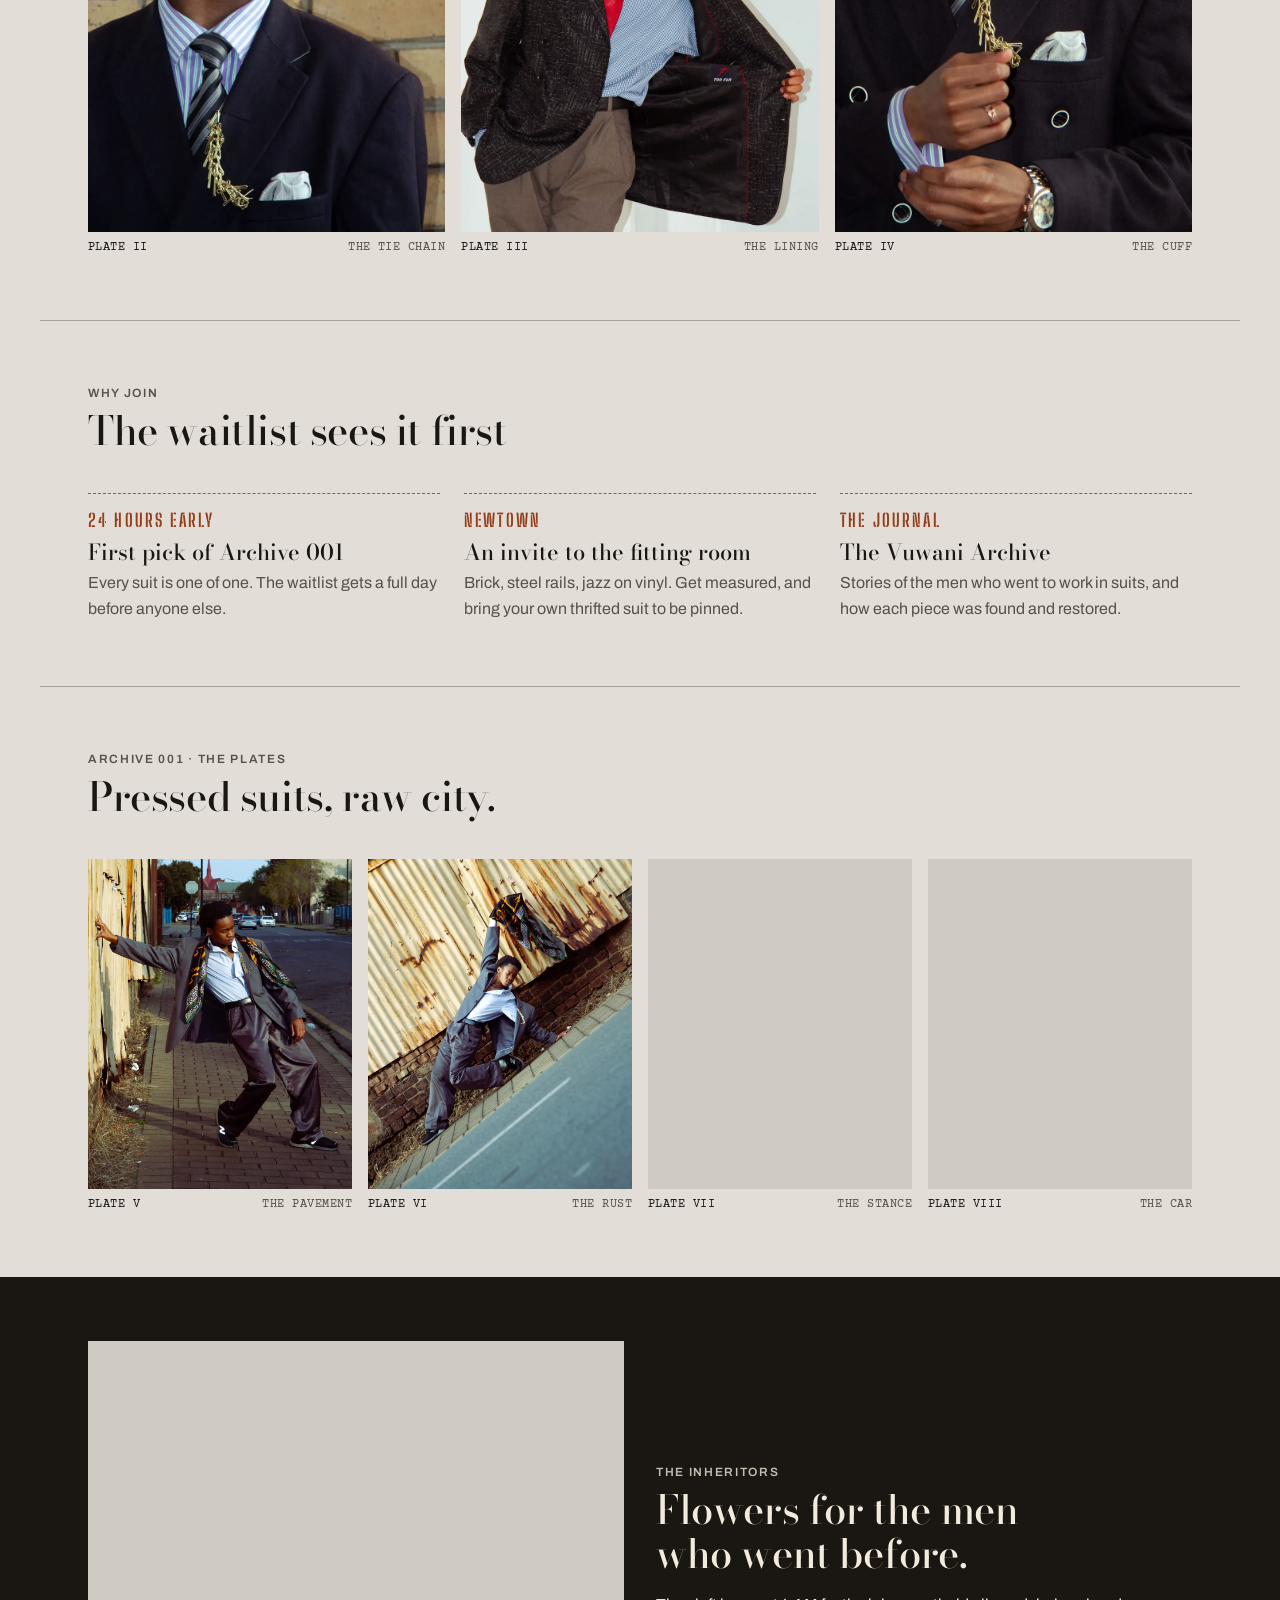
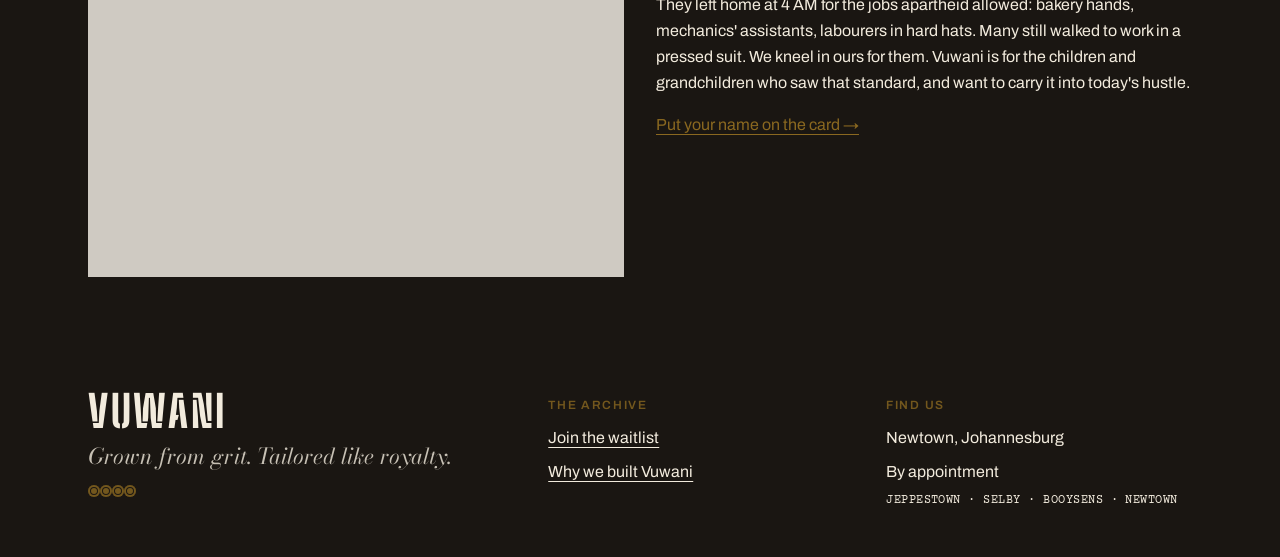
<file: waitlist.html>
<!doctype html>
<html lang="en-ZA">
<head>
<meta charset="utf-8">
<meta name="viewport" content="width=device-width, initial-scale=1, viewport-fit=cover">
<title>Join the waitlist · Vuwani</title>
<meta name="description" content="Archive 001 opens soon: thirty restored South African suits. Join the waitlist for first pick and an invite to the Newtown fitting.">
<link rel="preconnect" href="https://fonts.googleapis.com">
<link rel="preconnect" href="https://fonts.gstatic.com" crossorigin>
<link rel="stylesheet" href="https://fonts.googleapis.com/css2?family=Archivo:wght@400;500;600&family=Big+Shoulders+Stencil+Display:wght@700;800&family=Bodoni+Moda:ital,opsz,wght@0,6..96,400..700;1,6..96,400..700&family=Courier+Prime:ital,wght@0,400;0,700;1,400&display=swap">
<link rel="stylesheet" href="brand/tokens.css">
<link rel="stylesheet" href="brand/components.css">
<link rel="stylesheet" href="assets/css/site.css">
<link rel="icon" href="brand/logos/vuwani-wordmark-coal-transparent.png">
<link rel="stylesheet" href="assets/css/waitlist.css">
<meta property="og:title" content="Join the waitlist · Vuwani">
<meta property="og:description" content="Archive 001 opens soon: thirty restored South African suits. Join the waitlist for first pick and an invite to the Newtown fitting.">
<meta property="og:image" content="https://vuwaniarchive.netlify.app/assets/img/waitlist/share.jpg">
</head>
<body>
<header class="site-head" style="background:var(--coal);border-color:rgba(242,235,221,.15)">
  <div class="wrap">
    <a class="brand-link" href="waitlist.html" style="color:var(--bone)"><b>VUWANI</b><span style="color:var(--bone);opacity:.75">Style Archive of South African Tailoring</span></a>
    <nav class="site-nav" aria-label="Main"><a href="#join" style="color:var(--brass)">Join the waitlist</a></nav>
  </div>
</header>
<main>
  <section class="wl-hero" id="join">
    <div class="wrap">
      <div>
        <p class="eyebrow">Pre-launch · Archive 001 · 30 suits · Newtown</p>
        <h1 class="hero-line">Always look like money, even when you have none.</h1>
        <p class="lead">A grey suit against rusted iron. A silk scarf where a tie should be. Thirty pieces from the 60s, 70s and 80s, found in Joburg's markets and restored by hand. When the archive opens, the waitlist sees it first.</p>
        <form class="wl-form" name="waitlist" method="POST" action="/waitlist-thanks.html" data-netlify="true" netlify-honeypot="company">
          <input type="hidden" name="form-name" value="waitlist">
          <p class="hp"><label for="company">Leave this empty</label><input id="company" name="company" tabindex="-1" autocomplete="off"></p>
          <div class="vw-card-head"><b>ARCHIVE 001</b><span class="vw-record-sm">WAITLIST CARD</span></div>
          <div class="field"><label for="name">Your name</label><input id="name" name="name" autocomplete="name" required placeholder="Thabo Mokoena"></div>
          <div class="field"><label for="email">Email</label><input id="email" name="email" type="email" autocomplete="email" required placeholder="thabo@example.co.za"></div>
          <div class="field"><label for="whatsapp">WhatsApp <small>(optional, for the fitting invite)</small></label><input id="whatsapp" name="whatsapp" type="tel" autocomplete="tel" placeholder="082 000 0000"></div>
          <div class="field"><label for="inspired">Whose style inspired yours? <small>(optional)</small></label><input id="inspired" name="inspired_by" placeholder="My grandfather, Booysens, 1978"></div>
          <button class="vw-btn vw-btn-primary" type="submit">Put my name on the card</button>
          <p class="wl-fine">We only email about Vuwani. One click to leave.</p>
        </form>
      </div>
      <figure class="vw-plate wl-photo-col">
        <div class="vw-plate-frame vw-plate-bracket" style="aspect-ratio:auto"><div class="slot tall"><img src="assets/img/waitlist/hero.webp" fetchpriority="high" alt="A young man in a grey suit and silk scarf against a rusted corrugated iron wall" decoding="async"></div></div>
        <figcaption><b>PLATE I</b><span>GREY WORSTED · SILK SCARF · RUST</span></figcaption>
      </figure>
    </div>
  </section>

  <section class="wrap section">
    <div class="section-head"><div><p class="eyebrow">What's in the bale</p><h2 class="title">The details our grandfathers never skipped.</h2></div></div>
    <p class="lead" style="margin:0 0 var(--space-8)">A tie chain. A folded pocket square. A cufflink done up before leaving the house. Every Vuwani piece is finished with the small things that make cheap cloth look expensive.</p>
    <div class="details">
      <figure class="vw-plate"><div class="slot square"><img src="assets/img/waitlist/detail-lapel.webp" alt="Navy double-breasted jacket with a striped tie, gold tie chain and pocket square" loading="lazy" decoding="async"></div><figcaption><b>PLATE II</b><span>THE TIE CHAIN</span></figcaption></figure>
      <figure class="vw-plate"><div class="slot square"><img src="assets/img/waitlist/detail-lining.webp" alt="A jacket held open to show its dark lining" loading="lazy" decoding="async"></div><figcaption><b>PLATE III</b><span>THE LINING</span></figcaption></figure>
      <figure class="vw-plate"><div class="slot square"><img src="assets/img/waitlist/detail-cuff.webp" alt="Hands fastening a cufflink beside a pocket square" loading="lazy" decoding="async"></div><figcaption><b>PLATE IV</b><span>THE CUFF</span></figcaption></figure>
    </div>
  </section>

  <section class="wrap section">
    <div class="section-head"><div><p class="eyebrow">Why join</p><h2 class="title">The waitlist sees it first</h2></div></div>
    <ul class="perks">
      <li><span class="stencil">24 hours early</span><h3>First pick of Archive 001</h3><p>Every suit is one of one. The waitlist gets a full day before anyone else.</p></li>
      <li><span class="stencil">Newtown</span><h3>An invite to the fitting room</h3><p>Brick, steel rails, jazz on vinyl. Get measured, and bring your own thrifted suit to be pinned.</p></li>
      <li><span class="stencil">The journal</span><h3>The Vuwani Archive</h3><p>Stories of the men who went to work in suits, and how each piece was found and restored.</p></li>
    </ul>
  </section>

  <section class="wrap section">
    <div class="section-head"><div><p class="eyebrow">Archive 001 · The plates</p><h2 class="title">Pressed suits, raw city.</h2></div></div>
    <div class="plates">
      <figure class="vw-plate"><div class="slot tall"><img src="assets/img/waitlist/plate-street.webp" alt="Leaning off a corrugated wall on a city pavement, grey suit and scarf" loading="lazy" decoding="async"></div><figcaption><b>PLATE V</b><span>THE PAVEMENT</span></figcaption></figure>
      <figure class="vw-plate"><div class="slot tall"><img src="assets/img/waitlist/plate-rust.webp" alt="Stretched along a rusted iron wall above a brick kerb" loading="lazy" decoding="async"></div><figcaption><b>PLATE VI</b><span>THE RUST</span></figcaption></figure>
      <figure class="vw-plate"><div class="slot tall"><img src="assets/img/waitlist/plate-stance.webp" alt="Wide stance in a grey suit in front of rusted corrugated iron" loading="lazy" decoding="async"></div><figcaption><b>PLATE VII</b><span>THE STANCE</span></figcaption></figure>
      <figure class="vw-plate"><div class="slot tall"><img src="assets/img/waitlist/plate-car.webp" alt="Leaning on a parked BMW in front of a factory window, jacket and scarf on" loading="lazy" decoding="async"></div><figcaption><b>PLATE VIII</b><span>THE CAR</span></figcaption></figure>
    </div>
  </section>

  <section class="band">
    <div class="wrap section inheritors">
      <div class="slot square"><img src="assets/img/waitlist/inheritors.webp" alt="A young man in a suit leans on a small table set with flowers and a white hard hat" loading="lazy" decoding="async"></div>
      <div>
        <p class="eyebrow">The Inheritors</p>
        <h2 class="title">Flowers for the men who went before.</h2>
        <p>They left home at 4 AM for the jobs apartheid allowed: bakery hands, mechanics' assistants, labourers in hard hats. Many still walked to work in a pressed suit. We kneel in ours for them. Vuwani is for the children and grandchildren who saw that standard, and want to carry it into today's hustle.</p>
        <p><a href="#join">Put your name on the card →</a></p>
      </div>
    </div>
  </section>
</main>
<footer class="site-foot">
  <div class="wrap">
    <div>
      <b>VUWANI</b>
      <p class="flourish" style="color:var(--bone)">Grown from grit. Tailored like royalty.</p>
      <p><span class="vw-cuff" aria-hidden="true"><i></i><i></i><i></i><i></i></span></p>
    </div>
    <div>
      <p class="eyebrow">The archive</p>
      <ul><li><a href="#join">Join the waitlist</a></li><li><a href="about.html">Why we built Vuwani</a></li></ul>
    </div>
    <div>
      <p class="eyebrow">Find us</p>
      <ul><li>Newtown, Johannesburg</li><li>By appointment</li><li class="note" style="color:var(--bone)">JEPPESTOWN · SELBY · BOOYSENS · NEWTOWN</li></ul>
    </div>
  </div>
</footer>
</body>
</html>
</file>
<file: brand/tokens.css>
/* Vuwani: generated from tokens.json by tools/build_tokens.py. Do not edit by hand. */
:root {
  --ground: #e2ded7;
  --slab: #cfcac2;
  --ink: #1a1612;
  --ink-muted: #57514a;
  --rule: #a9a298;
  --concrete: #8b857d;
  --coal: #1a1612;
  --bone: #f2ebdd;
  --rust: #963f1c;
  --on-rust: #f2ebdd;
  --brass: #8a6820;
  --lining: #24493a;
  --stamp: #9e2226;
  --paper: #f2ebdd;
  --paper-ink: #1a1612;
  --paper-muted: #57514a;
  --paper-accent: #963f1c;
  --focus: #1a1612;
  --shadow-paper: 0 1px 1px rgba(26,22,18,0.18), 0 10px 24px -12px rgba(26,22,18,0.45);
  --space-1: 4px;
  --space-2: 8px;
  --space-3: 12px;
  --space-4: 16px;
  --space-6: 24px;
  --space-8: 32px;
  --space-12: 48px;
  --space-16: 64px;
  --space-24: 96px;
  --radius-none: 0px;
  --radius-tag: 2px;
  --radius-button: 9999px;
  --stroke-hair: 1px;
  --stroke-stitch: 1.5px;
  --stroke-heavy: 3px;
  --font-display: "Bodoni Moda", "Didot", "Bodoni 72", Georgia, serif;
  --font-stencil: "Big Shoulders Stencil Display", "Impact", "Arial Narrow", sans-serif;
  --font-sans: "Archivo", "Helvetica Neue", Arial, sans-serif;
  --font-mono: "Courier Prime", "Courier New", Courier, monospace;
}
@media (prefers-color-scheme: dark) {
  :root:not([data-theme="light"]) {
  --ground: #13100d;
  --slab: #221d19;
  --ink: #ede5d6;
  --ink-muted: #a69d91;
  --rule: #4a423a;
  --concrete: #5f5952;
  --coal: #0c0a08;
  --bone: #f2ebdd;
  --rust: #d0703b;
  --on-rust: #13100d;
  --brass: #cfa64e;
  --lining: #6f9e86;
  --stamp: #e5675f;
  --paper: #ece3d2;
  --paper-ink: #1a1612;
  --paper-muted: #57514a;
  --paper-accent: #963f1c;
  --focus: #cfa64e;
  --shadow-paper: 0 1px 1px rgba(0,0,0,0.5), 0 12px 28px -12px rgba(0,0,0,0.8);
    color-scheme: dark;
  }
}
:root[data-theme="dark"] {
  --ground: #13100d;
  --slab: #221d19;
  --ink: #ede5d6;
  --ink-muted: #a69d91;
  --rule: #4a423a;
  --concrete: #5f5952;
  --coal: #0c0a08;
  --bone: #f2ebdd;
  --rust: #d0703b;
  --on-rust: #13100d;
  --brass: #cfa64e;
  --lining: #6f9e86;
  --stamp: #e5675f;
  --paper: #ece3d2;
  --paper-ink: #1a1612;
  --paper-muted: #57514a;
  --paper-accent: #963f1c;
  --focus: #cfa64e;
  --shadow-paper: 0 1px 1px rgba(0,0,0,0.5), 0 12px 28px -12px rgba(0,0,0,0.8);
  color-scheme: dark;
}
</file>
<file: brand/components.css>
/* Vuwani components. Every value comes from brand/tokens.css. */
body { margin: 0; background: var(--ground); color: var(--ink); font-family: var(--font-sans); font-size: 16px; line-height: 26px; }
.vw-stage { display: flex; flex-wrap: wrap; gap: var(--space-6); align-items: flex-start; padding: var(--space-6); }
.vw-eyebrow { font: 600 12px/16px var(--font-sans); letter-spacing: .14em; text-transform: uppercase; color: var(--ink-muted); }
.vw-record { font: 400 14px/20px var(--font-mono); }
.vw-record-sm { font: 400 12px/16px var(--font-mono); letter-spacing: .04em; }

/* Button */
.vw-btn { font: 600 14px/20px var(--font-sans); letter-spacing: .02em; padding: var(--space-3) var(--space-6); border-radius: var(--radius-none); border: var(--stroke-hair) solid var(--ink); background: transparent; color: var(--ink); cursor: pointer; display: inline-flex; gap: var(--space-2); align-items: center; }
.vw-btn-primary { background: var(--coal); color: var(--bone); border-color: var(--coal); box-shadow: inset 0 0 0 3px var(--coal), inset 0 0 0 4px var(--brass); }
.vw-btn-rust { background: var(--rust); color: var(--on-rust); border-color: var(--rust); }
.vw-btn-link { border-color: transparent; padding-inline: 0; color: var(--rust); text-decoration: underline; text-underline-offset: 4px; text-decoration-thickness: 1px; }
.vw-btn:hover { transform: translateY(-1px); }
.vw-btn:focus-visible { outline: 2px solid var(--focus); outline-offset: 2px; }
.vw-btn[disabled] { opacity: .45; cursor: not-allowed; transform: none; }

/* Pick-stitch rule */
.vw-stitch { height: 0; border: 0; border-top: var(--stroke-stitch) dashed var(--brass); margin: 0; border-image: repeating-linear-gradient(90deg, var(--brass) 0 6px, transparent 6px 11px) 1; }
.vw-double { border: 0; height: 4px; border-top: var(--stroke-hair) solid var(--brass); border-bottom: var(--stroke-hair) solid var(--brass); margin: 0; }
.vw-stitch-knot { display: flex; align-items: center; gap: var(--space-3); color: var(--brass); }
.vw-stitch-knot > .vw-stitch { flex: 1; }
.vw-stitch-knot > i { width: 7px; height: 7px; background: var(--brass); transform: rotate(45deg); flex: none; }

/* Cuff buttons */
.vw-cuff { display: inline-flex; }
.vw-cuff > i { width: 12px; height: 12px; border-radius: var(--radius-button); background: var(--brass); box-shadow: inset 0 0 0 2px var(--brass), inset 0 0 0 3px var(--ground); }

/* Archive tag */
.vw-tag { width: 220px; background: var(--paper); color: var(--paper-ink); border-radius: var(--radius-tag); box-shadow: var(--shadow-paper); border-top: var(--stroke-heavy) solid var(--paper-ink); padding: var(--space-4); display: grid; gap: var(--space-2); position: relative; }
.vw-tag::after { content: ""; position: absolute; inset: 6px; border: var(--stroke-stitch) dashed var(--paper-muted); pointer-events: none; opacity: .55; }
.vw-tag-brand { font: 800 26px/24px var(--font-stencil); letter-spacing: .06em; text-align: center; }
.vw-tag-sub { font: italic 400 12px/16px var(--font-display); text-align: center; color: var(--paper-muted); }
.vw-tag dl { margin: 0; display: grid; grid-template-columns: auto 1fr; gap: 2px var(--space-3); font: 400 12px/16px var(--font-mono); letter-spacing: .04em; }
.vw-tag dt { color: var(--paper-muted); }
.vw-tag dd { margin: 0; }
.vw-tag-no { font: 400 12px/16px var(--font-mono); text-align: center; color: var(--paper-accent); letter-spacing: .08em; }

/* Archive card */
.vw-card { width: 340px; max-width: 100%; background: var(--paper); color: var(--paper-ink); box-shadow: var(--shadow-paper); padding: var(--space-6); position: relative; }
.vw-card-head { display: flex; justify-content: space-between; align-items: baseline; padding-bottom: var(--space-2); border-bottom: 4px double var(--paper-ink); }
.vw-card-head b { font: 800 22px/22px var(--font-stencil); letter-spacing: .06em; }
.vw-card-title { font: 500 22px/28px var(--font-display); margin: var(--space-3) 0 var(--space-1); }
.vw-card-note { font: italic 400 15px/22px var(--font-display); color: var(--paper-muted); margin: 0 0 var(--space-3); }
.vw-card table { width: 100%; border-collapse: collapse; font: 400 13px/20px var(--font-mono); }
.vw-card th { text-align: left; font: 600 11px/16px var(--font-sans); letter-spacing: .14em; color: var(--paper-muted); border-bottom: var(--stroke-hair) solid var(--paper-muted); padding: var(--space-1) 0; }
.vw-card td { border-bottom: var(--stroke-hair) solid rgba(87,81,74,.35); padding: var(--space-1) 0; }
.vw-card td:first-child { color: var(--paper-accent); width: 96px; }
.vw-card .vw-stamp { position: absolute; right: var(--space-6); bottom: var(--space-8); transform: rotate(-9deg); }

/* Stamp */
.vw-stamp { display: inline-flex; flex-direction: column; align-items: center; font: 700 15px/16px var(--font-stencil); letter-spacing: .16em; text-transform: uppercase; color: var(--paper-accent); border: 2px solid currentColor; outline: var(--stroke-hair) solid currentColor; outline-offset: 2px; border-radius: var(--radius-tag); padding: var(--space-1) var(--space-2); }
.vw-stamp small { font: 400 10px/12px var(--font-mono); letter-spacing: .06em; }
.vw-stamp-sold { color: var(--stamp); }
.vw-stamp-ink { color: var(--ink); }
.vw-stamp-round { width: 76px; height: 76px; justify-content: center; border-radius: var(--radius-button); padding: 0; }
@media (prefers-reduced-motion: no-preference) { .vw-stamp-press { animation: vw-press 160ms ease-out; } }
@keyframes vw-press { from { transform: scale(1.08); opacity: 0; } to { transform: scale(1); opacity: 1; } }

/* Plate */
.vw-plate { margin: 0; width: 300px; max-width: 100%; }
.vw-plate-frame { position: relative; aspect-ratio: 4 / 5; max-width: 100%; background: var(--concrete); overflow: hidden; }
.vw-plate-frame img { width: 100%; height: 100%; object-fit: cover; display: block; filter: grayscale(.2) contrast(1.05); }
.vw-plate-bracket::before, .vw-plate-bracket::after { content: ""; position: absolute; width: 22px; height: 22px; border: var(--stroke-hair) solid var(--brass); z-index: 1; }
.vw-plate-bracket::before { top: 10px; left: 10px; border-right: 0; border-bottom: 0; }
.vw-plate-bracket::after { bottom: 10px; right: 10px; border-left: 0; border-top: 0; }
.vw-plate figcaption { display: flex; justify-content: space-between; gap: var(--space-3); padding-top: var(--space-2); font: 400 12px/16px var(--font-mono); letter-spacing: .04em; color: var(--ink-muted); }
.vw-plate figcaption b { color: var(--ink); font-weight: 400; }

/* Garment spec */
.vw-spec { max-width: 460px; }
.vw-spec h3 { font: 500 26px/32px var(--font-display); margin: var(--space-1) 0 0; }
.vw-spec .vw-flourish { font: italic 400 18px/26px var(--font-display); color: var(--ink-muted); margin: 0 0 var(--space-4); }
.vw-spec dl { margin: var(--space-4) 0; display: grid; grid-template-columns: 9em 1fr; }
.vw-spec dt, .vw-spec dd { margin: 0; padding: var(--space-2) 0; border-bottom: var(--stroke-hair) solid var(--rule); }
.vw-spec dt { font: 600 12px/20px var(--font-sans); letter-spacing: .14em; text-transform: uppercase; color: var(--ink-muted); }
.vw-spec dd { font: 400 14px/20px var(--font-mono); }
.vw-spec-price { display: flex; justify-content: space-between; align-items: center; gap: var(--space-4); flex-wrap: wrap; }
.vw-spec-price span { font: 400 22px/28px var(--font-mono); }

/* Lockup */
.vw-lockup { display: inline-grid; justify-items: center; gap: var(--space-2); color: var(--coal); }
.vw-lockup svg { display: block; width: 200px; height: 22px; overflow: visible; }
.vw-lockup svg path, .vw-lockup svg line { stroke: var(--brass); fill: none; stroke-width: var(--stroke-stitch); stroke-linecap: square; }
.vw-lockup-name { font: 800 88px/76px var(--font-stencil); letter-spacing: .04em; }
.vw-lockup-tag { font: italic 400 15px/20px var(--font-display); color: var(--ink-muted); }
.vw-lockup.on-coal { background: var(--coal); color: var(--bone); padding: var(--space-8) var(--space-12); }
.vw-lockup.on-coal .vw-lockup-tag { color: var(--bone); opacity: .8; }
.vw-lockup.on-paper { background: var(--paper); color: var(--paper-accent); padding: var(--space-8) var(--space-12); }
.vw-lockup.on-paper .vw-lockup-tag { color: var(--paper-muted); }
.vw-lockup.on-paper svg path, .vw-lockup.on-paper svg line { stroke: var(--paper-accent); }
</file>
<file: assets/css/site.css>
/* Vuwani Archive site. Colours, type and spacing come from brand/tokens.css. */
* { box-sizing: border-box; }
html { -webkit-text-size-adjust: 100%; }
body { margin: 0; background: var(--ground); color: var(--ink); font: 400 16px/26px var(--font-sans); }
img { max-width: 100%; display: block; }
a { color: var(--rust); text-underline-offset: 4px; text-decoration-thickness: 1px; }
a:focus-visible, button:focus-visible, input:focus-visible { outline: 2px solid var(--focus); outline-offset: 2px; }

.wrap { max-width: 1200px; margin: 0 auto; padding-left: max(var(--space-4), env(safe-area-inset-left, 0px)); padding-right: max(var(--space-4), env(safe-area-inset-right, 0px)); }
@media (min-width: 720px) { .wrap { padding-left: var(--space-12); padding-right: var(--space-12); } }

/* Header */
.site-head { border-bottom: var(--stroke-hair) solid var(--rule); }
.site-head .wrap { display: flex; align-items: center; justify-content: space-between; gap: var(--space-6); padding-block: var(--space-4); flex-wrap: wrap; }
.brand-link { color: var(--ink); text-decoration: none; display: inline-flex; align-items: baseline; gap: var(--space-3); }
.brand-link b { font: 800 32px/1 var(--font-stencil); letter-spacing: .06em; }
.brand-link span { font: italic 400 13px/1 var(--font-display); color: var(--ink-muted); }
@media (max-width: 560px) { .brand-link span { display: none; } }
.site-nav { display: flex; gap: var(--space-6); flex-wrap: wrap; }
.site-nav a { font: 600 12px/16px var(--font-sans); letter-spacing: .14em; text-transform: uppercase; color: var(--ink); text-decoration: none; padding-block: var(--space-1); border-bottom: var(--stroke-hair) solid transparent; }
.site-nav a:hover, .site-nav a[aria-current="page"] { border-bottom-color: var(--rust); color: var(--rust); }

/* Type */
.eyebrow { font: 600 12px/16px var(--font-sans); letter-spacing: .14em; text-transform: uppercase; color: var(--ink-muted); margin: 0; }
.hero-line { font: 500 clamp(40px, 7vw, 76px)/1 var(--font-display); letter-spacing: -.015em; margin: var(--space-4) 0; text-wrap: balance; }
.title { font: 500 clamp(30px, 4.4vw, 40px)/1.1 var(--font-display); letter-spacing: -.01em; margin: var(--space-2) 0; text-wrap: balance; }
.heading { font: 500 26px/32px var(--font-display); margin: 0 0 var(--space-2); text-wrap: balance; }
.flourish { font: italic 400 22px/30px var(--font-display); color: var(--ink-muted); margin: 0; }
.lead { font-size: 19px; line-height: 30px; max-width: 34em; }
.prose { max-width: 38em; }
.prose p { margin: 0 0 var(--space-4); }
.prose h2 { font: 500 26px/32px var(--font-display); margin: var(--space-12) 0 var(--space-3); }
.stencil { font: 700 18px/20px var(--font-stencil); letter-spacing: .12em; text-transform: uppercase; }
.muted { color: var(--ink-muted); }

/* Sections */
.section { padding-block: var(--space-12); }
@media (min-width: 720px) { .section { padding-block: var(--space-16); } }
.section + .section { border-top: var(--stroke-hair) solid var(--rule); }
.section-head { display: flex; justify-content: space-between; align-items: end; gap: var(--space-4); flex-wrap: wrap; margin-bottom: var(--space-8); }
.band { background: var(--coal); color: var(--bone); }
.band .eyebrow, .band .flourish, .band .muted { color: var(--bone); opacity: .78; }
.band a { color: var(--brass); }

/* Hero */
.hero { display: grid; gap: var(--space-8); align-items: center; padding-block: var(--space-12) var(--space-16); }
@media (min-width: 900px) { .hero { grid-template-columns: 1.1fr .9fr; gap: var(--space-16); } }
.hero-actions { display: flex; gap: var(--space-3); flex-wrap: wrap; margin-top: var(--space-6); }

/* The skyline composition used where a photograph will go */
.skyline { position: relative; aspect-ratio: 4 / 5; max-width: 100%; overflow: hidden; background: var(--slab); }
.skyline i { position: absolute; bottom: 0; display: block; }
.skyline .sk-stone { left: 4%; width: 30%; height: 62%; background: var(--concrete); }
.skyline .sk-rust { left: 34%; width: 22%; height: 46%; background: var(--rust); }
.skyline .sk-suit { right: 0; width: 42%; height: 100%; background: repeating-linear-gradient(90deg, var(--coal) 0 22px, var(--concrete) 22px 23px); }
.skyline .sk-tag { right: 14%; bottom: 36%; width: 20%; height: 12%; background: var(--paper); border-radius: var(--radius-tag); }
.skyline .sk-cuff { right: 6%; bottom: 6%; width: auto; height: auto; }
[data-theme="dark"] .skyline .sk-suit { background: repeating-linear-gradient(90deg, var(--concrete) 0 22px, var(--coal) 22px 23px); }
@media (prefers-color-scheme: dark) { :root:not([data-theme="light"]) .skyline .sk-suit { background: repeating-linear-gradient(90deg, var(--concrete) 0 22px, var(--coal) 22px 23px); } }

/* Grit and grace */
.pair { display: grid; gap: var(--space-8); }
@media (min-width: 720px) { .pair { grid-template-columns: 1fr 1fr; gap: var(--space-16); } }
.pair .stencil { color: var(--rust); display: block; margin-bottom: var(--space-2); }
.quote { font: italic 400 clamp(24px, 3.4vw, 34px)/1.25 var(--font-display); margin: 0; padding-block: var(--space-6); border-top: 4px double var(--brass); border-bottom: 4px double var(--brass); text-wrap: balance; }

/* Garment grid */
.grid { display: grid; gap: var(--space-8) var(--space-6); grid-template-columns: repeat(auto-fill, minmax(240px, 1fr)); }
.item { color: inherit; text-decoration: none; display: grid; gap: var(--space-2); }
.item .vw-plate { width: 100%; }
.item .vw-plate-frame { transition: transform 160ms ease-out; }
.item:hover .vw-plate-frame { transform: translateY(-2px); }
.item-name { font: 500 20px/26px var(--font-display); margin: var(--space-1) 0 0; }
.item-meta { display: flex; justify-content: space-between; gap: var(--space-3); font: 400 14px/20px var(--font-mono); color: var(--ink-muted); }
.item-meta b { font-weight: 400; color: var(--ink); }
.item .vw-stamp { justify-self: start; }
.plate-fill { position: absolute; inset: 0; display: grid; place-items: center; text-align: center; padding: var(--space-4); font: 400 12px/16px var(--font-mono); letter-spacing: .04em; color: var(--bone); }
.plate-fill.cloth { background: repeating-linear-gradient(90deg, var(--cloth, var(--coal)) 0 18px, rgba(242,235,221,.28) 18px 19px); }

/* Filters */
.filters { display: flex; gap: var(--space-2); flex-wrap: wrap; }
.chip { font: 600 12px/16px var(--font-sans); letter-spacing: .12em; text-transform: uppercase; padding: var(--space-2) var(--space-3); border: var(--stroke-hair) solid var(--ink); background: transparent; color: var(--ink); cursor: pointer; border-radius: var(--radius-none); }
.chip[aria-pressed="true"] { background: var(--coal); color: var(--bone); border-color: var(--coal); }

/* Restoration steps */
.steps { list-style: none; margin: 0; padding: 0; display: grid; gap: var(--space-6); grid-template-columns: repeat(auto-fit, minmax(200px, 1fr)); counter-reset: step; }
.steps li { counter-increment: step; border-top: var(--stroke-stitch) dashed var(--brass); padding-top: var(--space-4); }
.steps li::before { content: counter(step, upper-roman); font: 800 34px/1 var(--font-stencil); color: var(--rust); display: block; margin-bottom: var(--space-2); }
.steps h3 { font: 500 22px/28px var(--font-display); margin: 0 0 var(--space-1); }
.steps p { margin: 0; color: var(--ink-muted); }

/* Garment page */
.garment { display: grid; gap: var(--space-12); padding-block: var(--space-12); }
@media (min-width: 900px) { .garment { grid-template-columns: 1.15fr .85fr; gap: var(--space-16); align-items: start; } }
.gallery { display: grid; gap: var(--space-4); grid-template-columns: 1fr 1fr; }
.gallery .vw-plate { width: 100%; }
.gallery .vw-plate:first-child { grid-column: 1 / -1; }
.provenance { display: flex; gap: var(--space-6); flex-wrap: wrap; align-items: flex-start; margin-top: var(--space-8); }
.vw-spec { max-width: none; }
.vw-spec dl { grid-template-columns: minmax(7em, 9em) 1fr; }
.back-link { font: 600 12px/16px var(--font-sans); letter-spacing: .14em; text-transform: uppercase; text-decoration: none; }
.note { font: 400 12px/16px var(--font-mono); letter-spacing: .04em; color: var(--ink-muted); }

/* Inheritors */
.inheritors { display: grid; gap: var(--space-8); align-items: center; }
@media (min-width: 900px) { .inheritors { grid-template-columns: 1fr 1fr; } }

/* Footer */
.site-foot { background: var(--coal); color: var(--bone); padding-block: var(--space-12); }
.site-foot .wrap { display: grid; gap: var(--space-8); }
@media (min-width: 720px) { .site-foot .wrap { grid-template-columns: 1.4fr 1fr 1fr; } }
.site-foot b { font: 800 44px/1 var(--font-stencil); letter-spacing: .06em; display: block; }
.site-foot p { margin: var(--space-2) 0 0; opacity: .8; }
.site-foot a { color: var(--bone); }
.site-foot ul { list-style: none; margin: 0; padding: 0; display: grid; gap: var(--space-2); }
.site-foot .eyebrow { color: var(--brass); margin-bottom: var(--space-3); }
.site-foot .vw-cuff > i { box-shadow: inset 0 0 0 2px var(--brass), inset 0 0 0 3px var(--coal); }

@media (prefers-reduced-motion: reduce) { * { transition: none !important; animation: none !important; } }

/* Fixes to brand components in site context */
a.vw-btn:not(.vw-btn-link) { text-decoration: none; }
.vw-card { padding-bottom: var(--space-16); }
.vw-card .vw-stamp { bottom: var(--space-4); }
#featured { grid-template-columns: repeat(auto-fill, minmax(260px, 1fr)); }
@media (min-width: 900px) { #featured { grid-template-columns: repeat(3, 1fr); } }

/* Photographs */
.vw-plate-frame.photo img { width: 100%; height: 100%; object-fit: cover; filter: grayscale(.08) contrast(1.03); }
.vw-plate-frame.square { aspect-ratio: 1 / 1; }
.photo-pair { width: 100%; margin-bottom: var(--space-6); }
.hero .vw-plate { width: 100%; }
.about-grid { display: grid; gap: var(--space-12); align-items: start; }
@media (min-width: 960px) { .about-grid { grid-template-columns: 1.3fr .7fr; } .about-photo { position: sticky; top: var(--space-8); } }
.about-photo { width: 100%; }
.band .vw-plate figcaption, .band .vw-plate figcaption b { color: var(--bone); opacity: .8; }
.gallery .vw-plate:nth-child(2):last-child { grid-column: 1 / -1; }
@media (min-width: 900px) { .inheritors:has(> figure) { grid-template-columns: .8fr 1fr 1fr; align-items: center; } .inheritors > figure { margin-bottom: 0; } }
</file>
<file: assets/css/waitlist.css>
/* Pre-launch waitlist page. Builds on brand/tokens.css, brand/components.css and site.css. */
.wl-hero { background: var(--coal); color: var(--bone); }
.wl-hero .wrap { display: grid; gap: var(--space-12); padding-block: var(--space-12) var(--space-16); align-items: center; }
@media (min-width: 960px) { .wl-hero .wrap { grid-template-columns: 1fr 1fr; gap: var(--space-16); } }
.wl-hero .eyebrow { color: var(--brass); }
.wl-hero .hero-line { color: var(--bone); }
.wl-hero .lead { color: var(--bone); opacity: .85; }
.vw-plate.wl-photo-col { width: 100%; }
.wl-photo-col figcaption, .wl-photo-col figcaption b { color: var(--bone); opacity: .8; }

/* A photo slot: a fixed-ratio frame the photo fills */
.slot { position: relative; overflow: hidden; background: var(--slab); max-width: 100%; }
.slot img { position: absolute; inset: 0; width: 100%; height: 100%; object-fit: cover; }
.slot.tall { aspect-ratio: 4 / 5; }
.slot.square { aspect-ratio: 1 / 1; }
.slot .ph { position: absolute; inset: 0; background: repeating-linear-gradient(90deg, var(--cloth, var(--concrete)) 0 18px, rgba(242,235,221,.22) 18px 19px); display: grid; place-items: center; font: 400 12px/16px var(--font-mono); letter-spacing: .04em; color: var(--bone); text-align: center; padding: var(--space-4); }

/* Sign-up card: an archive card you write your name on */
.wl-form { background: var(--paper); color: var(--paper-ink); box-shadow: var(--shadow-paper); padding: var(--space-6); position: relative; margin-top: var(--space-8); max-width: 520px; }
.wl-form .vw-card-head { display: flex; justify-content: space-between; align-items: baseline; padding-bottom: var(--space-2); border-bottom: 4px double var(--paper-ink); margin-bottom: var(--space-4); }
.wl-form .vw-card-head b { font: 800 22px/22px var(--font-stencil); letter-spacing: .06em; }
.field { display: grid; gap: var(--space-1); margin-bottom: var(--space-4); }
.field label { font: 600 11px/16px var(--font-sans); letter-spacing: .14em; text-transform: uppercase; color: var(--paper-muted); }
.field label small { font: 400 11px/16px var(--font-mono); letter-spacing: .02em; text-transform: none; }
.field input { font: 400 16px/24px var(--font-mono); color: var(--paper-ink); background: transparent; border: 0; border-bottom: var(--stroke-hair) solid var(--paper-ink); border-radius: var(--radius-none); padding: var(--space-2) 0; width: 100%; }
.field input::placeholder { color: var(--paper-muted); opacity: .7; }
.field input:focus-visible { outline: 2px solid var(--paper-ink); outline-offset: 4px; }
.wl-form .vw-btn-primary { width: 100%; justify-content: center; margin-top: var(--space-2); }
.wl-form .vw-btn-primary:focus-visible { outline-color: var(--paper-ink); }
.wl-fine { font: 400 12px/18px var(--font-mono); color: var(--paper-muted); margin: var(--space-3) 0 0; }
.hp { position: absolute; left: -10000px; width: 1px; height: 1px; overflow: hidden; }

/* Benefits */
.perks { list-style: none; margin: 0; padding: 0; display: grid; gap: var(--space-6); grid-template-columns: repeat(auto-fit, minmax(220px, 1fr)); }
.perks li { border-top: var(--stroke-stitch) dashed var(--brass); padding-top: var(--space-4); }
.perks .stencil { color: var(--rust); display: block; margin-bottom: var(--space-2); }
.perks h3 { font: 500 22px/28px var(--font-display); margin: 0 0 var(--space-1); }
.perks p { margin: 0; color: var(--ink-muted); }

.details { display: grid; gap: var(--space-4); grid-template-columns: repeat(auto-fit, minmax(220px, 1fr)); }
.details .vw-plate { width: 100%; }

.wl-count { display: flex; gap: var(--space-6); flex-wrap: wrap; margin-top: var(--space-6); font: 400 14px/20px var(--font-mono); color: var(--bone); opacity: .8; }

/* Thank-you page */
.thanks { min-height: 70vh; display: grid; place-items: center; padding-block: var(--space-16); }
.thanks .vw-card { width: min(420px, 100%); padding-bottom: var(--space-16); }
.thanks .vw-stamp { position: absolute; right: var(--space-6); bottom: var(--space-4); transform: rotate(-9deg); }

.plates { display: grid; gap: var(--space-4); grid-template-columns: repeat(2, 1fr); }
@media (min-width: 900px) { .plates { grid-template-columns: repeat(4, 1fr); } }
.plates .vw-plate, .details .vw-plate { width: 100%; }
.slot img { filter: grayscale(.08) contrast(1.03); }
</file>
